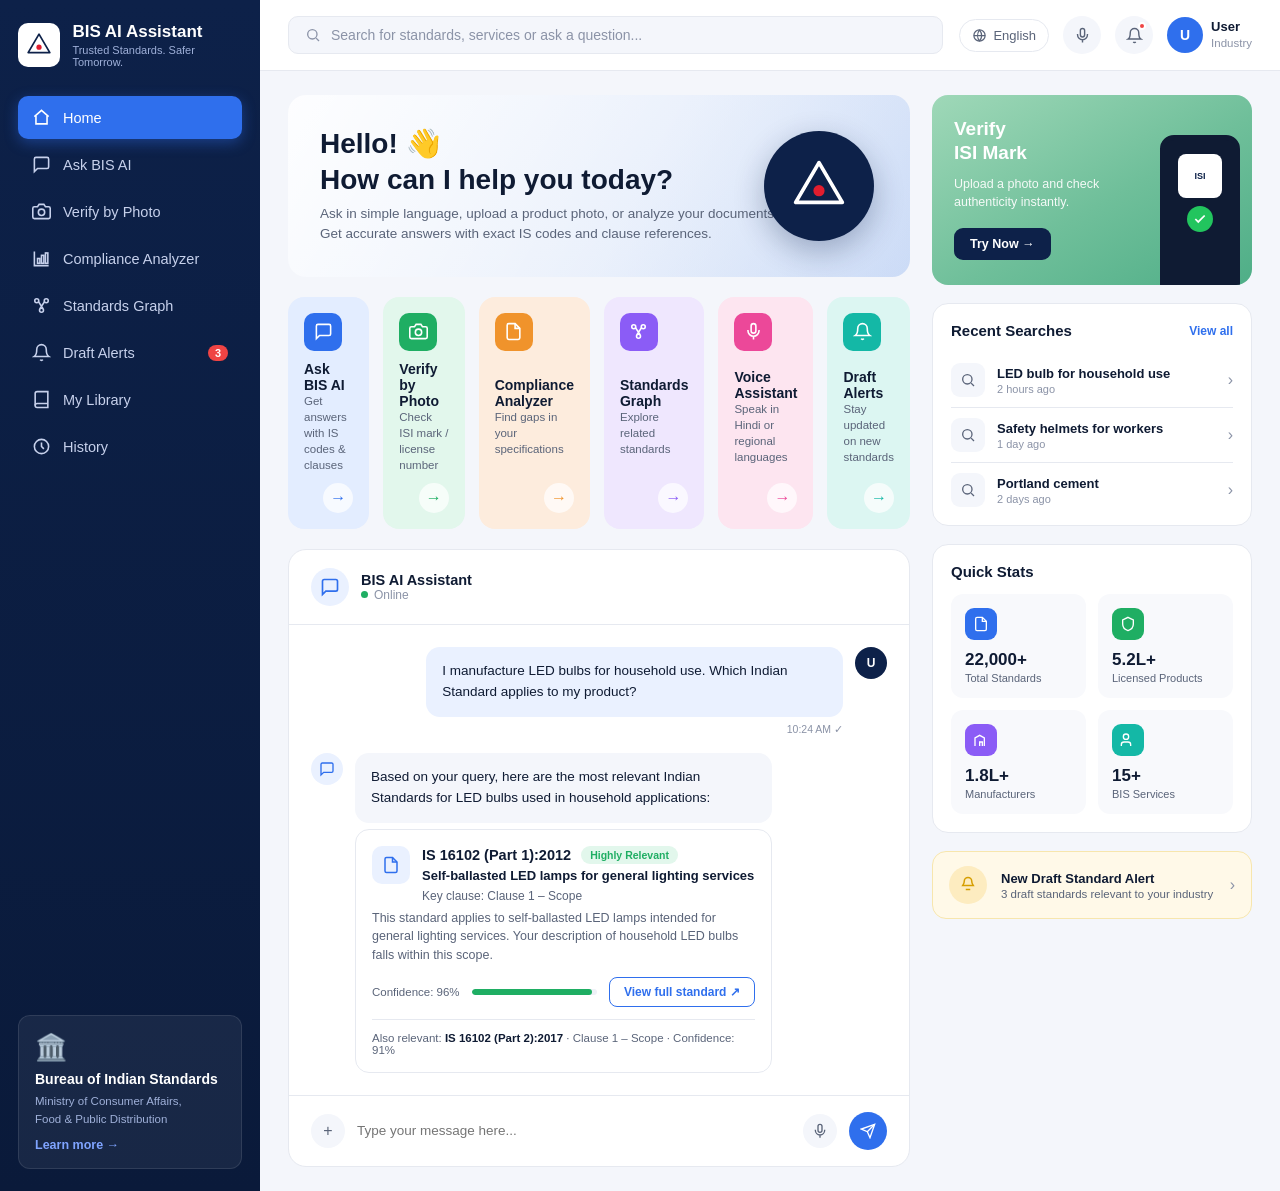
<file: index.html>
<!DOCTYPE html>
<html lang="en">
<head>
<meta charset="UTF-8">
<title>BIS AI Assistant</title>

<style>
  :root{
    --navy:#0d2149;
    --navy-light:#122a5c;
    --blue:#2f6fed;
    --blue-light:#eaf1ff;
    --green:#1fae63;
    --orange:#f0932b;
    --purple:#8b5cf6;
    --pink:#ec4899;
    --teal:#14b8a6;
    --text-dark:#0f1b33;
    --text-mid:#5a6479;
    --text-light:#8b93a7;
    --border:#e6e9f0;
    --bg:#f4f6fb;
    --radius:14px;
  }

  *{
    box-sizing:border-box;
    margin:0;
    padding:0;
  }

  body{
    font-family:"Segoe UI",Roboto,Helvetica,Arial,sans-serif;
    background:var(--bg);
    color:var(--text-dark);
    display:flex;
    min-height:100vh;
  }

  a{
    text-decoration:none;
    color:inherit;
  }

  /* ---------- SIDEBAR ---------- */

  .sidebar{
    width:260px;
    background:linear-gradient(180deg,var(--navy) 0%, #0a1a3a 100%);
    color:#fff;
    display:flex;
    flex-direction:column;
    padding:22px 18px;
    flex-shrink:0;
    position:relative;
    overflow:hidden;
  }

  .brand{
    display:flex;
    align-items:center;
    gap:12px;
    margin-bottom:28px;
  }

  .brand-icon{
    width:44px;
    height:44px;
    border-radius:10px;
    background:#fff;
    display:flex;
    align-items:center;
    justify-content:center;
  }

  .brand-icon svg{
    width:26px;
    height:26px;
  }

  .brand-name{
    font-size:17px;
    font-weight:700;
    line-height:1.2;
  }

  .brand-tag{
    font-size:11px;
    color:#9fb0d9;
    margin-top:2px;
  }

  nav.main-nav{
    display:flex;
    flex-direction:column;
    gap:4px;
  }

  .nav-item{
    display:flex;
    align-items:center;
    gap:12px;
    padding:12px 14px;
    border-radius:10px;
    font-size:14.5px;
    font-weight:500;
    color:#c7d1ec;
    cursor:pointer;
  }

  .nav-item:hover{
    background:rgba(255,255,255,.08);
  }

  .nav-item svg{
    width:19px;
    height:19px;
    flex-shrink:0;
  }

  .nav-item.active{
    background:var(--blue);
    color:#fff;
    box-shadow:0 4px 14px rgba(47,111,237,.4);
  }

  .nav-item .badge{
    margin-left:auto;
    background:#ef4444;
    color:#fff;
    font-size:11px;
    font-weight:700;
    padding:2px 7px;
    border-radius:20px;
  }

  .sidebar-footer{
    margin-top:auto;
    padding-top:18px;
  }

  .bis-card{
    background:rgba(255,255,255,.06);
    border:1px solid rgba(255,255,255,.1);
    border-radius:12px;
    padding:16px;
    text-align:left;
  }

  .bis-card .emblem{
    font-size:26px;
    margin-bottom:8px;
    opacity:.9;
  }

  .bis-card h4{
    font-size:14px;
    margin-bottom:6px;
  }

  .bis-card p{
    font-size:11.5px;
    color:#9fb0d9;
    line-height:1.5;
    margin-bottom:10px;
  }

  .bis-card .learn{
    font-size:12.5px;
    font-weight:600;
    color:#7fa4ff;
  }

  /* ---------- MAIN ---------- */

  .main{
    flex:1;
    display:flex;
    flex-direction:column;
    min-width:0;
  }

  header{
    display:flex;
    align-items:center;
    gap:16px;
    padding:16px 28px;
    background:#fff;
    border-bottom:1px solid var(--border);
  }

  .search-box{
    flex:1;
    display:flex;
    align-items:center;
    gap:10px;
    background:#f4f6fb;
    border:1px solid var(--border);
    border-radius:10px;
    padding:10px 16px;
    color:var(--text-light);
    font-size:14px;
  }

  .search-box svg{
    width:16px;
    height:16px;
    flex-shrink:0;
  }

  .header-right{
    display:flex;
    align-items:center;
    gap:14px;
  }

  .lang-pill{
    display:flex;
    align-items:center;
    gap:6px;
    border:1px solid var(--border);
    padding:8px 12px;
    border-radius:20px;
    font-size:13px;
    color:var(--text-mid);
  }

  .icon-btn{
    width:38px;
    height:38px;
    border-radius:50%;
    display:flex;
    align-items:center;
    justify-content:center;
    background:#f4f6fb;
    position:relative;
    color:var(--text-mid);
  }

  .icon-btn .dot{
    position:absolute;
    top:6px;
    right:7px;
    width:8px;
    height:8px;
    background:#ef4444;
    border-radius:50%;
    border:2px solid #fff;
  }

  .user-chip{
    display:flex;
    align-items:center;
    gap:8px;
  }

  .user-avatar{
    width:36px;
    height:36px;
    border-radius:50%;
    background:var(--blue);
    color:#fff;
    display:flex;
    align-items:center;
    justify-content:center;
    font-weight:700;
    font-size:14px;
  }

  .user-meta{
    font-size:13px;
    line-height:1.3;
  }

  .user-meta .name{
    font-weight:700;
  }

  .user-meta .role{
    color:var(--text-light);
    font-size:11.5px;
  }

  .content{
    flex:1;
    display:grid;
    grid-template-columns:1fr 320px;
    gap:22px;
    padding:24px 28px;
    align-items:start;
  }

  .col-main{
    display:flex;
    flex-direction:column;
    gap:20px;
    min-width:0;
  }

  /* ---------- HERO ---------- */

  .hero{
    position:relative;
    border-radius:18px;
    overflow:hidden;
    padding:32px;
    min-height:150px;

    background:
      linear-gradient(
        120deg,
        rgba(255,255,255,.94) 0%,
        rgba(255,255,255,.55) 55%,
        rgba(210,225,250,.25) 100%
      ),
      linear-gradient(135deg,#dfe9fb,#c9d9f5);
  }

  .hero-emblem{
    position:absolute;
    right:36px;
    top:50%;
    transform:translateY(-50%);
    width:110px;
    height:110px;
    border-radius:50%;
    background:#0d2149;
    display:flex;
    align-items:center;
    justify-content:center;
    box-shadow:0 10px 30px rgba(13,33,73,.3);
  }

  .hero-emblem svg{
    width:56px;
    height:56px;
  }

  .hero h1{
    font-size:28px;
    font-weight:700;
    margin-bottom:4px;
  }

  .hero p{
    font-size:13.5px;
    color:var(--text-mid);
    max-width:480px;
    line-height:1.5;
    margin-top:8px;
  }

  /* ---------- ACTION CARDS ---------- */

  .action-grid{
    display:grid;
    grid-template-columns:repeat(6,1fr);
    gap:14px;
  }

  .action-card{
    border-radius:16px;
    padding:16px;
    display:flex;
    flex-direction:column;
    gap:10px;
    min-height:150px;
    justify-content:space-between;
  }

  .action-card .a-icon{
    width:38px;
    height:38px;
    border-radius:10px;
    display:flex;
    align-items:center;
    justify-content:center;
  }

  .action-card .a-icon svg{
    width:19px;
    height:19px;
    color:#fff;
  }

  .action-card h3{
    font-size:14px;
    font-weight:700;
  }

  .action-card p{
    font-size:11.5px;
    color:var(--text-mid);
    line-height:1.4;
  }

  .a-arrow{
    width:30px;
    height:30px;
    border-radius:50%;
    background:rgba(255,255,255,.7);
    display:flex;
    align-items:center;
    justify-content:center;
    align-self:flex-end;
  }

  .ac-blue{
    background:#e3edff;
  }

  .ac-blue .a-icon{
    background:var(--blue);
  }

  .ac-blue .a-arrow{
    color:var(--blue);
  }

  .ac-green{
    background:#e2f7ec;
  }

  .ac-green .a-icon{
    background:var(--green);
  }

  .ac-green .a-arrow{
    color:var(--green);
  }

  .ac-orange{
    background:#fdecdd;
  }

  .ac-orange .a-icon{
    background:var(--orange);
  }

  .ac-orange .a-arrow{
    color:var(--orange);
  }

  .ac-purple{
    background:#efe7fe;
  }

  .ac-purple .a-icon{
    background:var(--purple);
  }

  .ac-purple .a-arrow{
    color:var(--purple);
  }

  .ac-pink{
    background:#fde5f0;
  }

  .ac-pink .a-icon{
    background:var(--pink);
  }

  .ac-pink .a-arrow{
    color:var(--pink);
  }

  .ac-teal{
    background:#dcf6f2;
  }

  .ac-teal .a-icon{
    background:var(--teal);
  }

  .ac-teal .a-arrow{
    color:var(--teal);
  }

  /* ---------- CHAT ---------- */

  .chat-panel{
    background:#fff;
    border:1px solid var(--border);
    border-radius:18px;
    display:flex;
    flex-direction:column;
    overflow:hidden;
  }

  .chat-header{
    display:flex;
    align-items:center;
    gap:12px;
    padding:18px 22px;
    border-bottom:1px solid var(--border);
  }

  .chat-avatar{
    width:38px;
    height:38px;
    border-radius:50%;
    background:var(--blue-light);
    display:flex;
    align-items:center;
    justify-content:center;
  }

  .chat-avatar svg{
    width:20px;
    height:20px;
    color:var(--blue);
  }

  .chat-title{
    font-size:14.5px;
    font-weight:700;
  }

  .chat-status{
    display:flex;
    align-items:center;
    gap:6px;
    font-size:12px;
    color:var(--text-light);
  }

  .chat-status .dot{
    width:7px;
    height:7px;
    background:var(--green);
    border-radius:50%;
  }

  .chat-body{
    padding:22px;
    display:flex;
    flex-direction:column;
    gap:18px;
  }

  .msg-row{
    display:flex;
    gap:12px;
    max-width:80%;
  }

  .msg-row.user{
    align-self:flex-end;
    flex-direction:row-reverse;
  }

  .msg-avatar{
    width:32px;
    height:32px;
    border-radius:50%;
    flex-shrink:0;
    display:flex;
    align-items:center;
    justify-content:center;
    font-size:12px;
    font-weight:700;
    color:#fff;
  }

  .msg-avatar.bot{
    background:var(--blue-light);
    color:var(--blue);
  }

  .msg-avatar.user{
    background:var(--navy);
  }

  .bubble{
    background:#f4f6fb;
    border-radius:14px;
    padding:14px 16px;
    font-size:13.5px;
    line-height:1.55;
    color:var(--text-dark);
  }

  .msg-row.user .bubble{
    background:var(--blue-light);
  }

  .timestamp{
    font-size:10.5px;
    color:var(--text-light);
    margin-top:6px;
    text-align:right;
  }

  .result-card{
    background:#fff;
    border:1px solid var(--border);
    border-radius:14px;
    padding:16px;
    margin-top:6px;
  }

  .result-top{
    display:flex;
    gap:12px;
    align-items:flex-start;
  }

  .result-icon{
    width:38px;
    height:38px;
    border-radius:10px;
    background:var(--blue-light);
    flex-shrink:0;
    display:flex;
    align-items:center;
    justify-content:center;
  }

  .result-icon svg{
    width:18px;
    height:18px;
    color:var(--blue);
  }

  .result-title-row{
    display:flex;
    align-items:center;
    gap:10px;
    flex-wrap:wrap;
  }

  .result-title-row h4{
    font-size:14.5px;
    font-weight:700;
  }

  .tag-relevant{
    background:#e2f7ec;
    color:var(--green);
    font-size:10.5px;
    font-weight:700;
    padding:3px 9px;
    border-radius:20px;
  }

  .result-sub{
    font-size:13px;
    font-weight:600;
    margin:4px 0 6px;
  }

  .result-clause{
    font-size:12px;
    color:var(--text-mid);
    margin-bottom:6px;
  }

  .result-desc{
    font-size:12.5px;
    color:var(--text-mid);
    line-height:1.5;
    margin-bottom:12px;
  }

  .confidence-row{
    display:flex;
    align-items:center;
    gap:12px;
    margin-bottom:12px;
  }

  .confidence-label{
    font-size:11.5px;
    color:var(--text-mid);
    white-space:nowrap;
  }

  .bar-track{
    flex:1;
    height:6px;
    background:#eef1f7;
    border-radius:10px;
    overflow:hidden;
  }

  .bar-fill{
    height:100%;
    background:var(--green);
    border-radius:10px;
    width:96%;
  }

  .view-btn{
    border:1px solid var(--blue);
    color:var(--blue);
    background:#fff;
    font-size:12px;
    font-weight:600;
    padding:7px 14px;
    border-radius:8px;
    display:inline-flex;
    align-items:center;
    gap:6px;
  }

  .also-relevant{
    font-size:11.5px;
    color:var(--text-mid);
    margin-top:12px;
    padding-top:12px;
    border-top:1px solid var(--border);
  }

  .also-relevant b{
    color:var(--text-dark);
  }

  .chat-input-bar{
    display:flex;
    align-items:center;
    gap:12px;
    padding:16px 22px;
    border-top:1px solid var(--border);
  }

  .chat-input-bar input{
    flex:1;
    border:none;
    outline:none;
    font-size:13.5px;
    color:var(--text-dark);
    background:transparent;
  }

  .plus-btn,
  .mic-btn{
    width:34px;
    height:34px;
    border-radius:50%;
    background:#f4f6fb;
    display:flex;
    align-items:center;
    justify-content:center;
    color:var(--text-mid);
    flex-shrink:0;
  }

  .send-btn{
    width:38px;
    height:38px;
    border-radius:50%;
    background:var(--blue);
    display:flex;
    align-items:center;
    justify-content:center;
    color:#fff;
    flex-shrink:0;
  }

  /* ---------- RIGHT COLUMN ---------- */

  .col-right{
    display:flex;
    flex-direction:column;
    gap:18px;
  }

  .card{
    background:#fff;
    border:1px solid var(--border);
    border-radius:16px;
    padding:18px;
  }

  .isi-card{
    background:linear-gradient(
      150deg,
      #9fd8b8 0%,
      #6fbf9a 55%,
      #4fae87 100%
    );
    color:#fff;
    border-radius:16px;
    padding:22px;
    position:relative;
    overflow:hidden;
    min-height:190px;
  }

  .isi-card h3{
    font-size:19px;
    line-height:1.25;
    margin-bottom:10px;
  }

  .isi-card p{
    font-size:12.5px;
    line-height:1.5;
    opacity:.92;
    max-width:65%;
    margin-bottom:16px;
  }

  .isi-btn{
    background:#0d2149;
    color:#fff;
    border:none;
    font-size:12.5px;
    font-weight:700;
    padding:9px 16px;
    border-radius:9px;
    display:inline-flex;
    align-items:center;
    gap:6px;
  }

  .isi-phone{
    position:absolute;
    right:12px;
    bottom:0;
    width:80px;
    height:150px;
    background:#0f1b33;
    border-radius:14px 14px 0 0;
    border:5px solid #0f1b33;
    display:flex;
    flex-direction:column;
    align-items:center;
    justify-content:flex-start;
    padding-top:14px;
  }

  .isi-phone .isi-badge{
    width:44px;
    height:44px;
    border-radius:8px;
    background:#fff;
    color:#0d2149;
    font-size:9px;
    display:flex;
    align-items:center;
    justify-content:center;
    font-weight:800;
    margin-bottom:8px;
  }

  .isi-phone .check{
    width:26px;
    height:26px;
    border-radius:50%;
    background:#22c55e;
    display:flex;
    align-items:center;
    justify-content:center;
  }

  .isi-phone .check svg{
    width:14px;
    height:14px;
    color:#fff;
  }

  .card-head{
    display:flex;
    align-items:center;
    justify-content:space-between;
    margin-bottom:14px;
  }

  .card-head h3{
    font-size:15px;
    font-weight:700;
  }

  .view-all{
    font-size:12px;
    color:var(--blue);
    font-weight:600;
  }

  .search-item{
    display:flex;
    align-items:center;
    gap:12px;
    padding:10px 0;
    border-bottom:1px solid var(--border);
  }

  .search-item:last-child{
    border-bottom:none;
    padding-bottom:0;
  }

  .search-item .s-icon{
    width:34px;
    height:34px;
    border-radius:9px;
    background:#f4f6fb;
    display:flex;
    align-items:center;
    justify-content:center;
    color:var(--text-mid);
    flex-shrink:0;
  }

  .search-item .s-icon svg{
    width:16px;
    height:16px;
  }

  .search-item .s-text{
    flex:1;
    font-size:13px;
    font-weight:600;
  }

  .search-item .s-time{
    font-size:11px;
    color:var(--text-light);
    font-weight:400;
    margin-top:2px;
  }

  .search-item .chev{
    color:var(--text-light);
  }

  .stats-grid{
    display:grid;
    grid-template-columns:1fr 1fr;
    gap:12px;
  }

  .stat-box{
    background:#f8f9fc;
    border-radius:12px;
    padding:14px;
  }

  .stat-box .s-icon-round{
    width:32px;
    height:32px;
    border-radius:9px;
    display:flex;
    align-items:center;
    justify-content:center;
    margin-bottom:10px;
  }

  .stat-box .s-icon-round svg{
    width:16px;
    height:16px;
    color:#fff;
  }

  .stat-box .num{
    font-size:17px;
    font-weight:800;
  }

  .stat-box .lbl{
    font-size:11px;
    color:var(--text-mid);
    margin-top:2px;
  }

  .si-blue{
    background:var(--blue);
  }

  .si-green{
    background:var(--green);
  }

  .si-purple{
    background:var(--purple);
  }

  .si-teal{
    background:var(--teal);
  }

  .alert-card{
    display:flex;
    align-items:center;
    gap:14px;
    background:#fff9e8;
    border:1px solid #f7e6ad;
    border-radius:14px;
    padding:14px 16px;
  }

  .alert-card .a-ico{
    width:38px;
    height:38px;
    border-radius:50%;
    background:#fdecc0;
    display:flex;
    align-items:center;
    justify-content:center;
    flex-shrink:0;
  }

  .alert-card .a-ico svg{
    width:18px;
    height:18px;
    color:#d69e00;
  }

  .alert-card .a-txt h4{
    font-size:13px;
    font-weight:700;
  }

  .alert-card .a-txt p{
    font-size:11.5px;
    color:var(--text-mid);
    margin-top:2px;
  }

  .alert-card .chev{
    margin-left:auto;
    color:var(--text-light);
  }
</style>
</head>

<body>

<!-- ================= SIDEBAR ================= -->

<aside class="sidebar">

  <div class="brand">

    <div class="brand-icon">
      <svg viewBox="0 0 24 24" fill="none">
        <path
          d="M12 2L2 19h20L12 2z"
          stroke="#0d2149"
          stroke-width="1.6"
          stroke-linejoin="round"
        />
        <circle
          cx="12"
          cy="14"
          r="2.4"
          fill="#e11d2e"
        />
      </svg>
    </div>

    <div>
      <div class="brand-name">
        BIS AI Assistant
      </div>

      <div class="brand-tag">
        Trusted Standards. Safer Tomorrow.
      </div>
    </div>

  </div>


  <nav class="main-nav">

    <!-- HOME -->

    <a href="index.html" class="nav-item active">

      <svg
        viewBox="0 0 24 24"
        fill="none"
        stroke="currentColor"
        stroke-width="2"
      >
        <path d="M3 11l9-8 9 8"/>
        <path d="M5 10v10h14V10"/>
      </svg>

      Home

    </a>


    <!-- ASK BIS AI -->

    <a href="ask-bis-ai.html" class="nav-item">

      <svg
        viewBox="0 0 24 24"
        fill="none"
        stroke="currentColor"
        stroke-width="2"
      >
        <path
          d="M21 15a2 2 0 0 1-2 2H7l-4 4V5a2 2 0 0 1 2-2h14a2 2 0 0 1 2 2z"
        />
      </svg>

      Ask BIS AI

    </a>


    <!-- VERIFY PHOTO -->

    <a href="verify-photo.html" class="nav-item">

      <svg
        viewBox="0 0 24 24"
        fill="none"
        stroke="currentColor"
        stroke-width="2"
      >
        <path
          d="M23 19a2 2 0 0 1-2 2H3a2 2 0 0 1-2-2V8a2 2 0 0 1 2-2h4l2-3h6l2 3h4a2 2 0 0 1 2 2z"
        />

        <circle
          cx="12"
          cy="13"
          r="4"
        />
      </svg>

      Verify by Photo

    </a>


    <!-- COMPLIANCE -->

    <a href="compliance.html" class="nav-item">

      <svg
        viewBox="0 0 24 24"
        fill="none"
        stroke="currentColor"
        stroke-width="2"
      >
        <path d="M3 3v18h18"/>

        <rect
          x="7"
          y="12"
          width="3"
          height="6"
        />

        <rect
          x="12"
          y="8"
          width="3"
          height="10"
        />

        <rect
          x="17"
          y="5"
          width="3"
          height="13"
        />
      </svg>

      Compliance Analyzer

    </a>


    <!-- STANDARDS GRAPH -->

    <a href="standards-graph.html" class="nav-item">

      <svg
        viewBox="0 0 24 24"
        fill="none"
        stroke="currentColor"
        stroke-width="2"
      >
        <circle
          cx="6"
          cy="6"
          r="2.5"
        />

        <circle
          cx="18"
          cy="6"
          r="2.5"
        />

        <circle
          cx="12"
          cy="18"
          r="2.5"
        />

        <path d="M8 7l6 9M16 7l-6 9"/>
      </svg>

      Standards Graph

    </a>


    <!-- DRAFT ALERTS -->

    <a href="draft-alerts.html" class="nav-item">

      <svg
        viewBox="0 0 24 24"
        fill="none"
        stroke="currentColor"
        stroke-width="2"
      >
        <path
          d="M18 8a6 6 0 0 0-12 0c0 7-3 9-3 9h18s-3-2-3-9"
        />

        <path
          d="M13.7 21a2 2 0 0 1-3.4 0"
        />
      </svg>

      Draft Alerts

      <span class="badge">
        3
      </span>

    </a>


    <!-- LIBRARY -->

    <a href="library.html" class="nav-item">

      <svg
        viewBox="0 0 24 24"
        fill="none"
        stroke="currentColor"
        stroke-width="2"
      >
        <path
          d="M4 19.5A2.5 2.5 0 0 1 6.5 17H20"
        />

        <path
          d="M6.5 2H20v20H6.5A2.5 2.5 0 0 1 4 19.5v-15A2.5 2.5 0 0 1 6.5 2z"
        />
      </svg>

      My Library

    </a>


    <!-- HISTORY -->

    <a href="history.html" class="nav-item">

      <svg
        viewBox="0 0 24 24"
        fill="none"
        stroke="currentColor"
        stroke-width="2"
      >
        <circle
          cx="12"
          cy="12"
          r="9"
        />

        <path
          d="M12 7v5l3 3"
        />
      </svg>

      History

    </a>

  </nav>


  <div class="sidebar-footer">

    <div class="bis-card">

      <div class="emblem">
        🏛️
      </div>

      <h4>
        Bureau of Indian Standards
      </h4>

      <p>
        Ministry of Consumer Affairs,<br>
        Food &amp; Public Distribution
      </p>

      <div class="learn">
        Learn more →
      </div>

    </div>

  </div>

</aside>


<!-- ================= MAIN ================= -->

<div class="main">

  <header>

    <div class="search-box">

      <svg
        viewBox="0 0 24 24"
        fill="none"
        stroke="currentColor"
        stroke-width="2"
      >
        <circle
          cx="11"
          cy="11"
          r="7"
        />

        <path
          d="M21 21l-4.3-4.3"
        />
      </svg>

      Search for standards, services or ask a question...

    </div>


    <div class="header-right">

      <div class="lang-pill">

        <svg
          viewBox="0 0 24 24"
          fill="none"
          stroke="currentColor"
          stroke-width="2"
          width="15"
          height="15"
        >
          <circle
            cx="12"
            cy="12"
            r="9"
          />

          <path
            d="M3 12h18M12 3a15 15 0 0 1 0 18M12 3a15 15 0 0 0 0 18"
          />
        </svg>

        English

      </div>


      <div class="icon-btn">

        <svg
          viewBox="0 0 24 24"
          fill="none"
          stroke="currentColor"
          stroke-width="2"
          width="17"
          height="17"
        >
          <path
            d="M12 2a3 3 0 0 0-3 3v6a3 3 0 0 0 6 0V5a3 3 0 0 0-3-3z"
          />

          <path
            d="M19 10v1a7 7 0 0 1-14 0v-1M12 18v4"
          />
        </svg>

      </div>


      <div class="icon-btn">

        <svg
          viewBox="0 0 24 24"
          fill="none"
          stroke="currentColor"
          stroke-width="2"
          width="17"
          height="17"
        >
          <path
            d="M18 8a6 6 0 0 0-12 0c0 7-3 9-3 9h18s-3-2-3-9"
          />

          <path
            d="M13.7 21a2 2 0 0 1-3.4 0"
          />
        </svg>

        <div class="dot"></div>

      </div>


      <div class="user-chip">

        <div class="user-avatar">
          U
        </div>

        <div class="user-meta">

          <div class="name">
            User
          </div>

          <div class="role">
            Industry
          </div>

        </div>

      </div>

    </div>

  </header>


  <div class="content">

    <!-- ===== LEFT / CENTER COLUMN ===== -->

    <div class="col-main">


      <div class="hero">

        <h1>
          Hello! 👋
        </h1>

        <h1>
          How can I help you today?
        </h1>

        <p>
          Ask in simple language, upload a product photo,
          or analyze your documents. Get accurate answers
          with exact IS codes and clause references.
        </p>


        <div class="hero-emblem">

          <svg
            viewBox="0 0 24 24"
            fill="none"
          >

            <path
              d="M12 2L2 19h20L12 2z"
              stroke="#fff"
              stroke-width="1.6"
              stroke-linejoin="round"
            />

            <circle
              cx="12"
              cy="14"
              r="2.4"
              fill="#e11d2e"
            />

          </svg>

        </div>

      </div>


      <div class="action-grid">


        <div class="action-card ac-blue">

          <div class="a-icon">

            <svg
              viewBox="0 0 24 24"
              fill="none"
              stroke="#fff"
              stroke-width="2"
            >
              <path
                d="M21 15a2 2 0 0 1-2 2H7l-4 4V5a2 2 0 0 1 2-2h14a2 2 0 0 1 2 2z"
              />
            </svg>

          </div>

          <div>

            <h3>
              Ask BIS AI
            </h3>

            <p>
              Get answers with IS codes &amp; clauses
            </p>

          </div>

          <div class="a-arrow">
            →
          </div>

        </div>


        <div class="action-card ac-green">

          <div class="a-icon">

            <svg
              viewBox="0 0 24 24"
              fill="none"
              stroke="#fff"
              stroke-width="2"
            >
              <path
                d="M23 19a2 2 0 0 1-2 2H3a2 2 0 0 1-2-2V8a2 2 0 0 1 2-2h4l2-3h6l2 3h4a2 2 0 0 1 2 2z"
              />

              <circle
                cx="12"
                cy="13"
                r="4"
              />
            </svg>

          </div>

          <div>

            <h3>
              Verify by Photo
            </h3>

            <p>
              Check ISI mark / license number
            </p>

          </div>

          <div class="a-arrow">
            →
          </div>

        </div>


        <div class="action-card ac-orange">

          <div class="a-icon">

            <svg
              viewBox="0 0 24 24"
              fill="none"
              stroke="#fff"
              stroke-width="2"
            >
              <path
                d="M14 2H6a2 2 0 0 0-2 2v16a2 2 0 0 0 2 2h12a2 2 0 0 0 2-2V8z"
              />

              <path
                d="M14 2v6h6"
              />
            </svg>

          </div>

          <div>

            <h3>
              Compliance Analyzer
            </h3>

            <p>
              Find gaps in your specifications
            </p>

          </div>

          <div class="a-arrow">
            →
          </div>

        </div>


        <div class="action-card ac-purple">

          <div class="a-icon">

            <svg
              viewBox="0 0 24 24"
              fill="none"
              stroke="#fff"
              stroke-width="2"
            >
              <circle
                cx="6"
                cy="6"
                r="2.5"
              />

              <circle
                cx="18"
                cy="6"
                r="2.5"
              />

              <circle
                cx="12"
                cy="18"
                r="2.5"
              />

              <path
                d="M8 7l6 9M16 7l-6 9"
              />

            </svg>

          </div>

          <div>

            <h3>
              Standards Graph
            </h3>

            <p>
              Explore related standards
            </p>

          </div>

          <div class="a-arrow">
            →
          </div>

        </div>


        <div class="action-card ac-pink">

          <div class="a-icon">

            <svg
              viewBox="0 0 24 24"
              fill="none"
              stroke="#fff"
              stroke-width="2"
            >
              <path
                d="M12 2a3 3 0 0 0-3 3v6a3 3 0 0 0 6 0V5a3 3 0 0 0-3-3z"
              />

              <path
                d="M19 10v1a7 7 0 0 1-14 0v-1M12 18v4"
              />

            </svg>

          </div>

          <div>

            <h3>
              Voice Assistant
            </h3>

            <p>
              Speak in Hindi or regional languages
            </p>

          </div>

          <div class="a-arrow">
            →
          </div>

        </div>


        <div class="action-card ac-teal">

          <div class="a-icon">

            <svg
              viewBox="0 0 24 24"
              fill="none"
              stroke="#fff"
              stroke-width="2"
            >

              <path
                d="M18 8a6 6 0 0 0-12 0c0 7-3 9-3 9h18s-3-2-3-9"
              />

              <path
                d="M13.7 21a2 2 0 0 1-3.4 0"
              />

            </svg>

          </div>

          <div>

            <h3>
              Draft Alerts
            </h3>

            <p>
              Stay updated on new standards
            </p>

          </div>

          <div class="a-arrow">
            →
          </div>

        </div>

      </div>


      <!-- ================= CHAT PANEL ================= -->

      <div class="chat-panel">


        <div class="chat-header">

          <div class="chat-avatar">

            <svg
              viewBox="0 0 24 24"
              fill="none"
              stroke="#2f6fed"
              stroke-width="2"
            >
              <path
                d="M21 15a2 2 0 0 1-2 2H7l-4 4V5a2 2 0 0 1 2-2h14a2 2 0 0 1 2 2z"
              />
            </svg>

          </div>

          <div>

            <div class="chat-title">
              BIS AI Assistant
            </div>

            <div class="chat-status">

              <span class="dot"></span>

              Online

            </div>

          </div>

        </div>


        <div class="chat-body">


          <div class="msg-row user">

            <div class="msg-avatar user">
              U
            </div>

            <div>

              <div class="bubble">
                I manufacture LED bulbs for household use.
                Which Indian Standard applies to my product?
              </div>

              <div class="timestamp">
                10:24 AM ✓
              </div>

            </div>

          </div>


          <div class="msg-row bot">

            <div class="msg-avatar bot">

              <svg
                viewBox="0 0 24 24"
                width="16"
                height="16"
                fill="none"
                stroke="#2f6fed"
                stroke-width="2"
              >
                <path
                  d="M21 15a2 2 0 0 1-2 2H7l-4 4V5a2 2 0 0 1 2-2h14a2 2 0 0 1 2 2z"
                />
              </svg>

            </div>


            <div style="width:100%;">

              <div class="bubble">
                Based on your query, here are the most relevant
                Indian Standards for LED bulbs used in household
                applications:
              </div>


              <div class="result-card">


                <div class="result-top">

                  <div class="result-icon">

                    <svg
                      viewBox="0 0 24 24"
                      fill="none"
                      stroke="#2f6fed"
                      stroke-width="2"
                    >

                      <path
                        d="M14 2H6a2 2 0 0 0-2 2v16a2 2 0 0 0 2 2h12a2 2 0 0 0 2-2V8z"
                      />

                      <path
                        d="M14 2v6h6"
                      />

                    </svg>

                  </div>


                  <div>

                    <div class="result-title-row">

                      <h4>
                        IS 16102 (Part 1):2012
                      </h4>

                      <span class="tag-relevant">
                        Highly Relevant
                      </span>

                    </div>


                    <div class="result-sub">
                      Self-ballasted LED lamps for general lighting services
                    </div>


                    <div class="result-clause">
                      Key clause: Clause 1 – Scope
                    </div>

                  </div>

                </div>


                <div class="result-desc">
                  This standard applies to self-ballasted LED lamps
                  intended for general lighting services. Your
                  description of household LED bulbs falls within
                  this scope.
                </div>


                <div class="confidence-row">

                  <span class="confidence-label">
                    Confidence: 96%
                  </span>

                  <div class="bar-track">

                    <div class="bar-fill"></div>

                  </div>

                  <button class="view-btn">
                    View full standard ↗
                  </button>

                </div>


                <div class="also-relevant">
                  Also relevant:
                  <b>IS 16102 (Part 2):2017</b>
                  · Clause 1 – Scope · Confidence: 91%
                </div>

              </div>

            </div>

          </div>

        </div>


        <div class="chat-input-bar">

          <div class="plus-btn">
            +
          </div>

          <input
            type="text"
            placeholder="Type your message here..."
          >

          <div class="mic-btn">

            <svg
              viewBox="0 0 24 24"
              width="16"
              height="16"
              fill="none"
              stroke="currentColor"
              stroke-width="2"
            >

              <path
                d="M12 2a3 3 0 0 0-3 3v6a3 3 0 0 0 6 0V5a3 3 0 0 0-3-3z"
              />

              <path
                d="M19 10v1a7 7 0 0 1-14 0v-1M12 18v4"
              />

            </svg>

          </div>


          <div class="send-btn">

            <svg
              viewBox="0 0 24 24"
              width="16"
              height="16"
              fill="none"
              stroke="#fff"
              stroke-width="2"
            >

              <path d="M22 2L11 13"/>
              <path d="M22 2l-7 20-4-9-9-4z"/>

            </svg>

          </div>

        </div>

      </div>

    </div>


    <!-- ================= RIGHT COLUMN ================= -->

    <div class="col-right">


      <div class="isi-card">

        <h3>
          Verify<br>
          ISI Mark
        </h3>

        <p>
          Upload a photo and check authenticity instantly.
        </p>

        <button class="isi-btn">
          Try Now →
        </button>


        <div class="isi-phone">

          <div class="isi-badge">
            ISI
          </div>

          <div class="check">

            <svg
              viewBox="0 0 24 24"
              fill="none"
              stroke="#fff"
              stroke-width="3"
            >
              <path d="M20 6L9 17l-5-5"/>
            </svg>

          </div>

        </div>

      </div>


      <div class="card">

        <div class="card-head">

          <h3>
            Recent Searches
          </h3>

          <span class="view-all">
            View all
          </span>

        </div>


        <div class="search-item">

          <div class="s-icon">

            <svg
              viewBox="0 0 24 24"
              fill="none"
              stroke="currentColor"
              stroke-width="2"
            >

              <circle
                cx="11"
                cy="11"
                r="7"
              />

              <path
                d="M21 21l-4.3-4.3"
              />

            </svg>

          </div>

          <div class="s-text">

            LED bulb for household use

            <div class="s-time">
              2 hours ago
            </div>

          </div>

          <div class="chev">
            ›
          </div>

        </div>


        <div class="search-item">

          <div class="s-icon">

            <svg
              viewBox="0 0 24 24"
              fill="none"
              stroke="currentColor"
              stroke-width="2"
            >

              <circle
                cx="11"
                cy="11"
                r="7"
              />

              <path
                d="M21 21l-4.3-4.3"
              />

            </svg>

          </div>

          <div class="s-text">

            Safety helmets for workers

            <div class="s-time">
              1 day ago
            </div>

          </div>

          <div class="chev">
            ›
          </div>

        </div>


        <div class="search-item">

          <div class="s-icon">

            <svg
              viewBox="0 0 24 24"
              fill="none"
              stroke="currentColor"
              stroke-width="2"
            >

              <circle
                cx="11"
                cy="11"
                r="7"
              />

              <path
                d="M21 21l-4.3-4.3"
              />

            </svg>

          </div>

          <div class="s-text">

            Portland cement

            <div class="s-time">
              2 days ago
            </div>

          </div>

          <div class="chev">
            ›
          </div>

        </div>

      </div>


      <div class="card">

        <div class="card-head">

          <h3>
            Quick Stats
          </h3>

        </div>


        <div class="stats-grid">


          <div class="stat-box">

            <div class="s-icon-round si-blue">

              <svg
                viewBox="0 0 24 24"
                fill="none"
                stroke="#fff"
                stroke-width="2"
              >

                <path
                  d="M14 2H6a2 2 0 0 0-2 2v16a2 2 0 0 0 2 2h12a2 2 0 0 0 2-2V8z"
                />

                <path
                  d="M14 2v6h6"
                />

              </svg>

            </div>

            <div class="num">
              22,000+
            </div>

            <div class="lbl">
              Total Standards
            </div>

          </div>


          <div class="stat-box">

            <div class="s-icon-round si-green">

              <svg
                viewBox="0 0 24 24"
                fill="none"
                stroke="#fff"
                stroke-width="2"
              >

                <path
                  d="M12 2l8 4v6c0 5-3.5 8.5-8 10-4.5-1.5-8-5-8-10V6z"
                />

              </svg>

            </div>

            <div class="num">
              5.2L+
            </div>

            <div class="lbl">
              Licensed Products
            </div>

          </div>


          <div class="stat-box">

            <div class="s-icon-round si-purple">

              <svg
                viewBox="0 0 24 24"
                fill="none"
                stroke="#fff"
                stroke-width="2"
              >

                <path
                  d="M3 21V9l7-4 7 4v12"
                />

                <path
                  d="M10 21v-6h4v6"
                />

              </svg>

            </div>

            <div class="num">
              1.8L+
            </div>

            <div class="lbl">
              Manufacturers
            </div>

          </div>


          <div class="stat-box">

            <div class="s-icon-round si-teal">

              <svg
                viewBox="0 0 24 24"
                fill="none"
                stroke="#fff"
                stroke-width="2"
              >

                <circle
                  cx="9"
                  cy="7"
                  r="4"
                />

                <path
                  d="M2 21v-2a4 4 0 0 1 4-4h6a4 4 0 0 1 4 4v2"
                />

              </svg>

            </div>

            <div class="num">
              15+
            </div>

            <div class="lbl">
              BIS Services
            </div>

          </div>

        </div>

      </div>


      <div class="alert-card">

        <div class="a-ico">

          <svg
            viewBox="0 0 24 24"
            fill="none"
            stroke="#d69e00"
            stroke-width="2"
          >

            <path
              d="M9 18h6M12 2a5 5 0 0 0-5 5c0 3-1 4-2 5.5h14C18 11 17 10 17 7a5 5 0 0 0-5-5z"
            />

          </svg>

        </div>


        <div class="a-txt">

          <h4>
            New Draft Standard Alert
          </h4>

          <p>
            3 draft standards relevant to your industry
          </p>

        </div>


        <div class="chev">
          ›
        </div>

      </div>

    </div>

  </div>

</div>

</body>
</html>
</file>
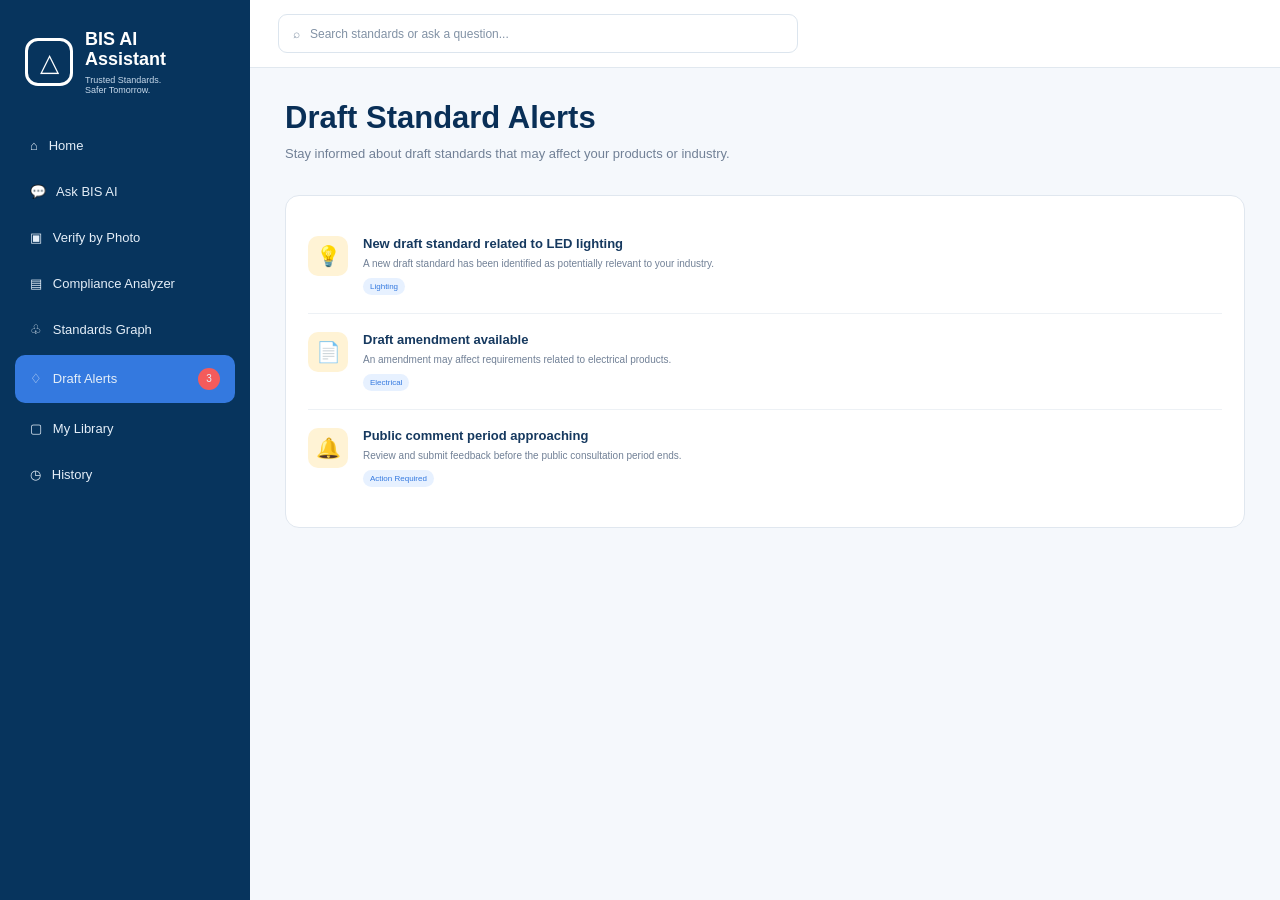
<file: alerts.html>
<!DOCTYPE html>
<html lang="en">

<head>

    <meta charset="UTF-8">

    <meta name="viewport"
          content="width=device-width, initial-scale=1.0">

    <title>Draft Alerts</title>

    <link rel="stylesheet" href="style.css">

</head>


<body>


<aside class="sidebar">

    <div class="logo">

        <div class="logo-icon">△</div>

        <div>
            <h2>BIS AI<br>Assistant</h2>
            <p>Trusted Standards.<br>Safer Tomorrow.</p>
        </div>

    </div>


    <nav class="menu">

        <a href="index.html" class="menu-item">
            ⌂ &nbsp; Home
        </a>

        <a href="ask-bis-ai.html" class="menu-item">
            💬 &nbsp; Ask BIS AI
        </a>

        <a href="verify-photo.html" class="menu-item">
            ▣ &nbsp; Verify by Photo
        </a>

        <a href="compliance.html" class="menu-item">
            ▤ &nbsp; Compliance Analyzer
        </a>

        <a href="graph.html" class="menu-item">
            ♧ &nbsp; Standards Graph
        </a>

        <a href="alerts.html" class="menu-item active">
            ♢ &nbsp; Draft Alerts
            <div class="notification">3</div>
        </a>

        <a href="library.html" class="menu-item">
            ▢ &nbsp; My Library
        </a>

        <a href="history.html" class="menu-item">
            ◷ &nbsp; History
        </a>

    </nav>

</aside>


<main class="main">


<header class="topbar">

    <div class="search">
        ⌕ &nbsp; Search standards or ask a question...
    </div>

</header>


<section class="content">


    <div class="page-header">

        <h1>
            Draft Standard Alerts
        </h1>

        <p>
            Stay informed about draft standards that may
            affect your products or industry.
        </p>

    </div>


    <div class="card">


        <div class="alert-item">

            <div class="alert-icon">
                💡
            </div>

            <div>

                <h3>
                    New draft standard related to LED lighting
                </h3>

                <p>
                    A new draft standard has been identified
                    as potentially relevant to your industry.
                </p>

                <span class="tag">
                    Lighting
                </span>

            </div>

        </div>


        <div class="alert-item">

            <div class="alert-icon">
                📄
            </div>

            <div>

                <h3>
                    Draft amendment available
                </h3>

                <p>
                    An amendment may affect requirements
                    related to electrical products.
                </p>

                <span class="tag">
                    Electrical
                </span>

            </div>

        </div>


        <div class="alert-item">

            <div class="alert-icon">
                🔔
            </div>

            <div>

                <h3>
                    Public comment period approaching
                </h3>

                <p>
                    Review and submit feedback before
                    the public consultation period ends.
                </p>

                <span class="tag">
                    Action Required
                </span>

            </div>

        </div>


    </div>


</section>

</main>

</body>
</html>
</file>
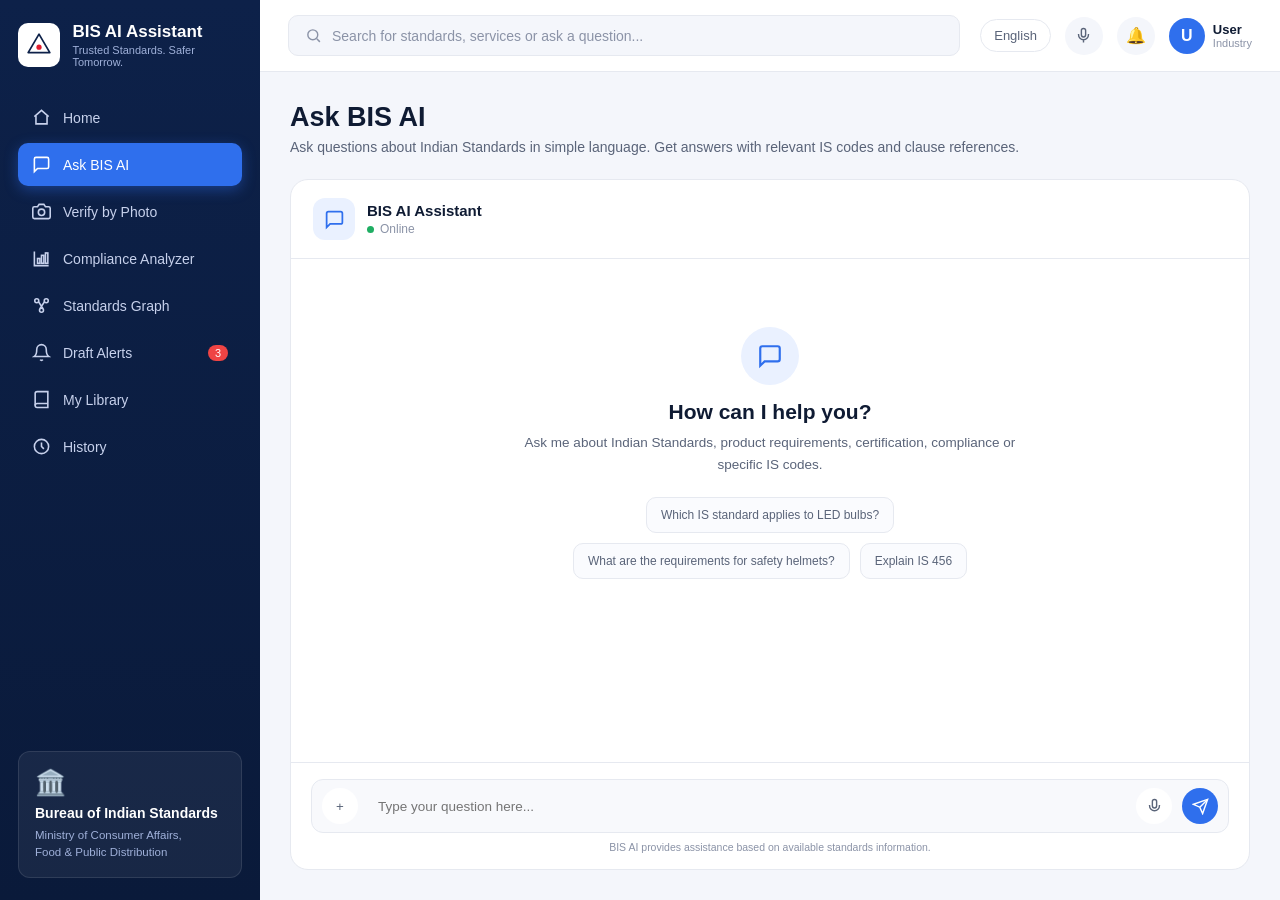
<file: ask-bis-ai.html>
<!DOCTYPE html>
<html lang="en">
<head>
<meta charset="UTF-8">
<meta name="viewport" content="width=device-width, initial-scale=1.0">
<title>Ask BIS AI</title>

<style>
    :root {
        --navy: #0d2149;
        --blue: #2f6fed;
        --blue-light: #eaf1ff;
        --green: #1fae63;
        --text-dark: #0f1b33;
        --text-mid: #5a6479;
        --text-light: #8b93a7;
        --border: #e6e9f0;
        --bg: #f4f6fb;
    }

    * {
        box-sizing: border-box;
        margin: 0;
        padding: 0;
    }

    body {
        font-family: "Segoe UI", Arial, sans-serif;
        background: var(--bg);
        color: var(--text-dark);
        display: flex;
        min-height: 100vh;
    }

    a {
        text-decoration: none;
        color: inherit;
    }

    /* SIDEBAR */

    .sidebar {
        width: 260px;
        min-height: 100vh;
        background: linear-gradient(180deg, #0d2149, #0a1a3a);
        color: white;
        padding: 22px 18px;
        display: flex;
        flex-direction: column;
    }

    .brand {
        display: flex;
        align-items: center;
        gap: 12px;
        margin-bottom: 28px;
    }

    .brand-icon {
        width: 44px;
        height: 44px;
        background: white;
        border-radius: 10px;
        display: flex;
        align-items: center;
        justify-content: center;
    }

    .brand-icon svg {
        width: 26px;
        height: 26px;
    }

    .brand-name {
        font-size: 17px;
        font-weight: 700;
    }

    .brand-tag {
        font-size: 11px;
        color: #9fb0d9;
        margin-top: 2px;
    }

    .main-nav {
        display: flex;
        flex-direction: column;
        gap: 4px;
    }

    .nav-item {
        display: flex;
        align-items: center;
        gap: 12px;
        padding: 12px 14px;
        border-radius: 10px;
        color: #c7d1ec;
        font-size: 14px;
        cursor: pointer;
    }

    .nav-item svg {
        width: 19px;
        height: 19px;
    }

    .nav-item:hover {
        background: rgba(255,255,255,0.08);
    }

    .nav-item.active {
        background: var(--blue);
        color: white;
        box-shadow: 0 4px 14px rgba(47,111,237,0.4);
    }

    .badge {
        margin-left: auto;
        background: #ef4444;
        color: white;
        font-size: 11px;
        padding: 2px 7px;
        border-radius: 20px;
    }

    .sidebar-footer {
        margin-top: auto;
    }

    .bis-card {
        background: rgba(255,255,255,0.06);
        border: 1px solid rgba(255,255,255,0.1);
        border-radius: 12px;
        padding: 16px;
    }

    .bis-card .emblem {
        font-size: 25px;
        margin-bottom: 8px;
    }

    .bis-card h4 {
        font-size: 14px;
        margin-bottom: 6px;
    }

    .bis-card p {
        font-size: 11.5px;
        color: #9fb0d9;
        line-height: 1.5;
    }

    /* MAIN */

    .main {
        flex: 1;
        min-width: 0;
        display: flex;
        flex-direction: column;
    }

    header {
        height: 72px;
        background: white;
        border-bottom: 1px solid var(--border);
        display: flex;
        align-items: center;
        padding: 16px 28px;
        gap: 20px;
    }

    .search-box {
        flex: 1;
        background: #f4f6fb;
        border: 1px solid var(--border);
        border-radius: 10px;
        padding: 11px 16px;
        display: flex;
        align-items: center;
        gap: 10px;
        color: var(--text-light);
        font-size: 14px;
    }

    .search-box svg {
        width: 17px;
    }

    .header-right {
        display: flex;
        align-items: center;
        gap: 14px;
    }

    .lang {
        border: 1px solid var(--border);
        border-radius: 20px;
        padding: 8px 13px;
        color: var(--text-mid);
        font-size: 13px;
    }

    .icon-btn {
        width: 38px;
        height: 38px;
        background: #f4f6fb;
        border-radius: 50%;
        display: flex;
        align-items: center;
        justify-content: center;
        color: var(--text-mid);
    }

    .user {
        display: flex;
        align-items: center;
        gap: 8px;
    }

    .avatar {
        width: 36px;
        height: 36px;
        border-radius: 50%;
        background: var(--blue);
        color: white;
        display: flex;
        align-items: center;
        justify-content: center;
        font-weight: 700;
    }

    .user-name {
        font-size: 13px;
        font-weight: 700;
    }

    .user-role {
        font-size: 11px;
        color: var(--text-light);
    }

    /* PAGE */

    .page {
        flex: 1;
        padding: 30px;
        display: flex;
        flex-direction: column;
    }

    .page-title {
        margin-bottom: 24px;
    }

    .page-title h1 {
        font-size: 27px;
        margin-bottom: 6px;
    }

    .page-title p {
        color: var(--text-mid);
        font-size: 14px;
    }

    /* CHAT */

    .chat-container {
        flex: 1;
        max-width: 1000px;
        width: 100%;
        margin: 0 auto;
        background: white;
        border: 1px solid var(--border);
        border-radius: 18px;
        overflow: hidden;
        display: flex;
        flex-direction: column;
        min-height: 600px;
    }

    .chat-top {
        padding: 18px 22px;
        border-bottom: 1px solid var(--border);
        display: flex;
        align-items: center;
        gap: 12px;
    }

    .bot-icon {
        width: 42px;
        height: 42px;
        border-radius: 12px;
        background: var(--blue-light);
        color: var(--blue);
        display: flex;
        align-items: center;
        justify-content: center;
    }

    .bot-icon svg {
        width: 21px;
    }

    .chat-name {
        font-size: 15px;
        font-weight: 700;
    }

    .online {
        display: flex;
        align-items: center;
        gap: 6px;
        color: var(--text-light);
        font-size: 12px;
        margin-top: 3px;
    }

    .online-dot {
        width: 7px;
        height: 7px;
        background: var(--green);
        border-radius: 50%;
    }

    .chat-messages {
        flex: 1;
        padding: 28px;
        overflow: auto;
    }

    .welcome {
        text-align: center;
        max-width: 520px;
        margin: 40px auto;
    }

    .welcome-icon {
        width: 58px;
        height: 58px;
        margin: auto;
        border-radius: 50%;
        background: var(--blue-light);
        color: var(--blue);
        display: flex;
        align-items: center;
        justify-content: center;
        margin-bottom: 15px;
    }

    .welcome-icon svg {
        width: 26px;
    }

    .welcome h2 {
        font-size: 21px;
        margin-bottom: 8px;
    }

    .welcome p {
        color: var(--text-mid);
        font-size: 13.5px;
        line-height: 1.6;
    }

    /* SUGGESTIONS */

    .suggestions {
        display: flex;
        gap: 10px;
        flex-wrap: wrap;
        justify-content: center;
        margin-top: 22px;
    }

    .suggestion {
        border: 1px solid var(--border);
        background: #fafbfe;
        border-radius: 10px;
        padding: 10px 14px;
        font-size: 12px;
        color: var(--text-mid);
    }

    .suggestion:hover {
        border-color: var(--blue);
        color: var(--blue);
    }

    /* INPUT */

    .input-area {
        border-top: 1px solid var(--border);
        padding: 16px 20px;
    }

    .input-box {
        display: flex;
        align-items: center;
        gap: 10px;
        border: 1px solid var(--border);
        background: #f8f9fc;
        border-radius: 12px;
        padding: 8px 10px;
    }

    .input-box input {
        flex: 1;
        border: none;
        outline: none;
        background: transparent;
        padding: 10px;
        font-size: 13.5px;
    }

    .small-btn {
        width: 36px;
        height: 36px;
        border: none;
        border-radius: 50%;
        background: white;
        color: var(--text-mid);
        display: flex;
        align-items: center;
        justify-content: center;
    }

    .send {
        background: var(--blue);
        color: white;
    }

    .input-note {
        text-align: center;
        color: var(--text-light);
        font-size: 10.5px;
        margin-top: 8px;
    }

    /* RESPONSIVE */

    @media (max-width: 900px) {
        .sidebar {
            width: 220px;
        }

        .user-meta,
        .lang {
            display: none;
        }
    }

    @media (max-width: 700px) {
        .sidebar {
            display: none;
        }

        header {
            padding: 12px 16px;
        }

        .page {
            padding: 18px;
        }

        .chat-container {
            min-height: 550px;
        }
    }
</style>
</head>

<body>

<!-- SIDEBAR -->

<aside class="sidebar">

    <div class="brand">
        <div class="brand-icon">
            <svg viewBox="0 0 24 24" fill="none">
                <path d="M12 2L2 19h20L12 2z"
                      stroke="#0d2149"
                      stroke-width="1.6"
                      stroke-linejoin="round"/>
                <circle cx="12" cy="14" r="2.4" fill="#e11d2e"/>
            </svg>
        </div>

        <div>
            <div class="brand-name">BIS AI Assistant</div>
            <div class="brand-tag">Trusted Standards. Safer Tomorrow.</div>
        </div>
    </div>


    <nav class="main-nav">

        <!-- PAGE 1 -->
        <a href="index.html" class="nav-item">
            <svg viewBox="0 0 24 24" fill="none"
                 stroke="currentColor" stroke-width="2">
                <path d="M3 11l9-8 9 8"/>
                <path d="M5 10v10h14V10"/>
            </svg>
            Home
        </a>


        <!-- PAGE 2 -->
        <a href="ask-ai.html" class="nav-item active">
            <svg viewBox="0 0 24 24" fill="none"
                 stroke="currentColor" stroke-width="2">
                <path d="M21 15a2 2 0 0 1-2 2H7l-4 4V5a2 2 0 0 1 2-2h14a2 2 0 0 1 2 2z"/>
            </svg>
            Ask BIS AI
        </a>


        <!-- FUTURE PAGES -->
        <a href="verify-photo.html" class="nav-item">
            <svg viewBox="0 0 24 24" fill="none"
                 stroke="currentColor" stroke-width="2">
                <path d="M23 19a2 2 0 0 1-2 2H3a2 2 0 0 1-2-2V8a2 2 0 0 1 2-2h4l2-3h6l2 3h4a2 2 0 0 1 2 2z"/>
                <circle cx="12" cy="13" r="4"/>
            </svg>
            Verify by Photo
        </a>


        <a href="compliance.html" class="nav-item">
            <svg viewBox="0 0 24 24" fill="none"
                 stroke="currentColor" stroke-width="2">
                <path d="M3 3v18h18"/>
                <rect x="7" y="12" width="3" height="6"/>
                <rect x="12" y="8" width="3" height="10"/>
                <rect x="17" y="5" width="3" height="13"/>
            </svg>
            Compliance Analyzer
        </a>


        <a href="standards.html" class="nav-item">
            <svg viewBox="0 0 24 24" fill="none"
                 stroke="currentColor" stroke-width="2">
                <circle cx="6" cy="6" r="2.5"/>
                <circle cx="18" cy="6" r="2.5"/>
                <circle cx="12" cy="18" r="2.5"/>
                <path d="M8 7l6 9M16 7l-6 9"/>
            </svg>
            Standards Graph
        </a>


        <a href="alerts.html" class="nav-item">
            <svg viewBox="0 0 24 24" fill="none"
                 stroke="currentColor" stroke-width="2">
                <path d="M18 8a6 6 0 0 0-12 0c0 7-3 9-3 9h18s-3-2-3-9"/>
                <path d="M13.7 21a2 2 0 0 1-3.4 0"/>
            </svg>
            Draft Alerts
            <span class="badge">3</span>
        </a>


        <a href="library.html" class="nav-item">
            <svg viewBox="0 0 24 24" fill="none"
                 stroke="currentColor" stroke-width="2">
                <path d="M4 19.5A2.5 2.5 0 0 1 6.5 17H20"/>
                <path d="M6.5 2H20v20H6.5A2.5 2.5 0 0 1 4 19.5v-15A2.5 2.5 0 0 1 6.5 2z"/>
            </svg>
            My Library
        </a>


        <a href="history.html" class="nav-item">
            <svg viewBox="0 0 24 24" fill="none"
                 stroke="currentColor" stroke-width="2">
                <circle cx="12" cy="12" r="9"/>
                <path d="M12 7v5l3 3"/>
            </svg>
            History
        </a>

    </nav>


    <div class="sidebar-footer">

        <div class="bis-card">
            <div class="emblem">🏛️</div>

            <h4>Bureau of Indian Standards</h4>

            <p>
                Ministry of Consumer Affairs,<br>
                Food &amp; Public Distribution
            </p>
        </div>

    </div>

</aside>


<!-- MAIN CONTENT -->

<main class="main">

    <header>

        <div class="search-box">
            <svg viewBox="0 0 24 24" fill="none"
                 stroke="currentColor" stroke-width="2">
                <circle cx="11" cy="11" r="7"/>
                <path d="M21 21l-4.3-4.3"/>
            </svg>

            Search for standards, services or ask a question...
        </div>


        <div class="header-right">

            <div class="lang">
                English
            </div>

            <div class="icon-btn">
                <svg viewBox="0 0 24 24" fill="none"
                     stroke="currentColor" stroke-width="2"
                     width="17">
                    <path d="M12 2a3 3 0 0 0-3 3v6a3 3 0 0 0 6 0V5a3 3 0 0 0-3-3z"/>
                    <path d="M19 10v1a7 7 0 0 1-14 0v-1M12 18v4"/>
                </svg>
            </div>

            <div class="icon-btn">
                🔔
            </div>

            <div class="user">

                <div class="avatar">
                    U
                </div>

                <div>
                    <div class="user-name">User</div>
                    <div class="user-role">Industry</div>
                </div>

            </div>

        </div>

    </header>


    <section class="page">

        <div class="page-title">

            <h1>Ask BIS AI</h1>

            <p>
                Ask questions about Indian Standards in simple language.
                Get answers with relevant IS codes and clause references.
            </p>

        </div>


        <div class="chat-container">

            <!-- CHAT HEADER -->

            <div class="chat-top">

                <div class="bot-icon">

                    <svg viewBox="0 0 24 24"
                         fill="none"
                         stroke="currentColor"
                         stroke-width="2">

                        <path d="M21 15a2 2 0 0 1-2 2H7l-4 4V5a2 2 0 0 1 2-2h14a2 2 0 0 1 2 2z"/>

                    </svg>

                </div>


                <div>

                    <div class="chat-name">
                        BIS AI Assistant
                    </div>

                    <div class="online">
                        <span class="online-dot"></span>
                        Online
                    </div>

                </div>

            </div>


            <!-- CHAT BODY -->

            <div class="chat-messages">

                <div class="welcome">

                    <div class="welcome-icon">

                        <svg viewBox="0 0 24 24"
                             fill="none"
                             stroke="currentColor"
                             stroke-width="2">

                            <path d="M21 15a2 2 0 0 1-2 2H7l-4 4V5a2 2 0 0 1 2-2h14a2 2 0 0 1 2 2z"/>

                        </svg>

                    </div>


                    <h2>
                        How can I help you?
                    </h2>


                    <p>
                        Ask me about Indian Standards, product requirements,
                        certification, compliance or specific IS codes.
                    </p>


                    <div class="suggestions">

                        <div class="suggestion">
                            Which IS standard applies to LED bulbs?
                        </div>

                        <div class="suggestion">
                            What are the requirements for safety helmets?
                        </div>

                        <div class="suggestion">
                            Explain IS 456
                        </div>

                    </div>

                </div>

            </div>


            <!-- INPUT -->

            <div class="input-area">

                <div class="input-box">

                    <button class="small-btn">
                        +
                    </button>


                    <input
                        type="text"
                        placeholder="Type your question here..."
                    >


                    <button class="small-btn">

                        <svg viewBox="0 0 24 24"
                             width="17"
                             fill="none"
                             stroke="currentColor"
                             stroke-width="2">

                            <path d="M12 2a3 3 0 0 0-3 3v6a3 3 0 0 0 6 0V5a3 3 0 0 0-3-3z"/>

                            <path d="M19 10v1a7 7 0 0 1-14 0v-1"/>

                        </svg>

                    </button>


                    <button class="small-btn send">

                        <svg viewBox="0 0 24 24"
                             width="17"
                             fill="none"
                             stroke="currentColor"
                             stroke-width="2">

                            <path d="M22 2L11 13"/>
                            <path d="M22 2l-7 20-4-9-9-4z"/>

                        </svg>

                    </button>

                </div>


                <div class="input-note">
                    BIS AI provides assistance based on available standards information.
                </div>

            </div>

        </div>

    </section>

</main>

</body>
</html>
</file>
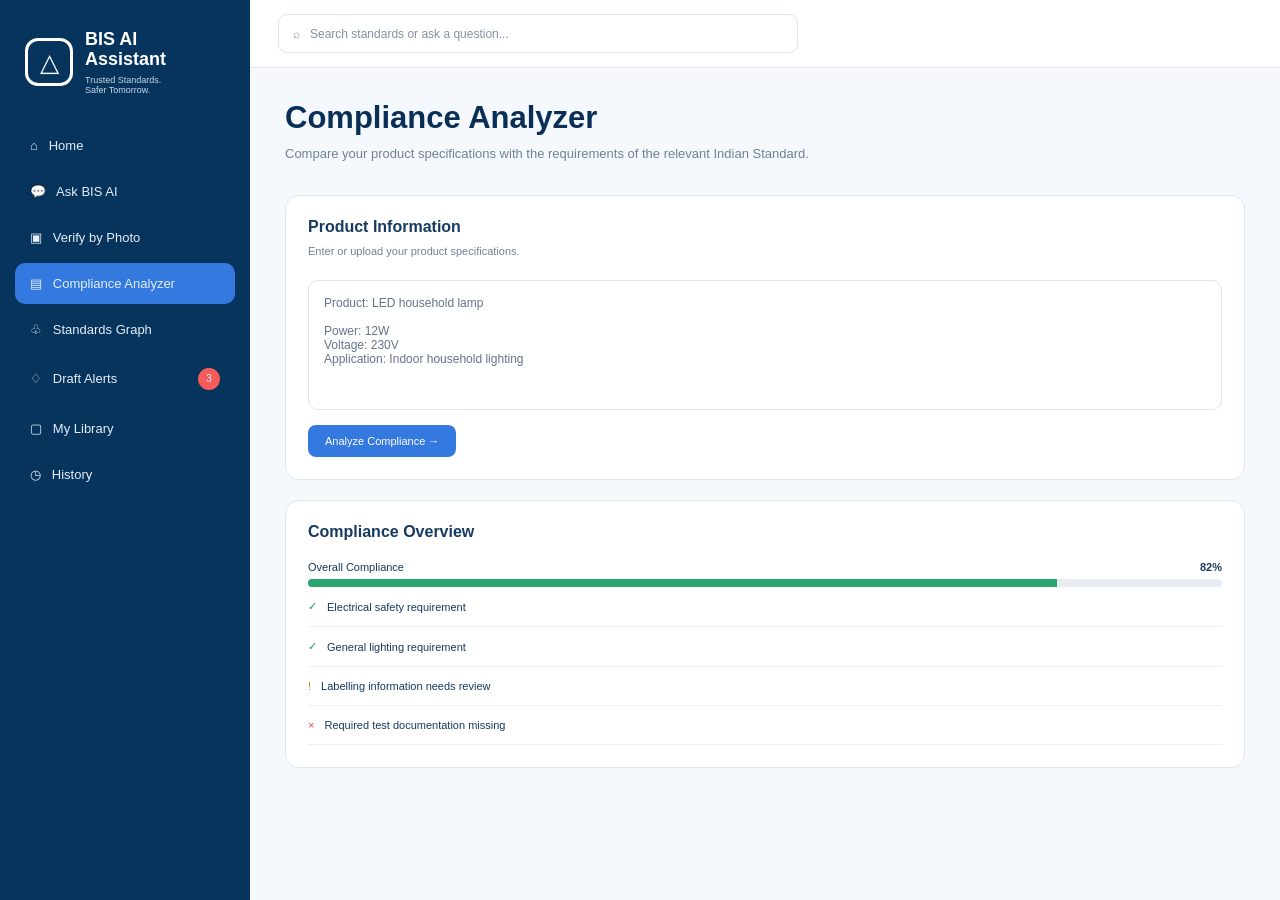
<file: compliance.html>
<!DOCTYPE html>
<html lang="en">

<head>

    <meta charset="UTF-8">

    <meta name="viewport"
          content="width=device-width, initial-scale=1.0">

    <title>Compliance Analyzer</title>

    <link rel="stylesheet" href="style.css">

</head>


<body>


<aside class="sidebar">

    <div class="logo">

        <div class="logo-icon">△</div>

        <div>
            <h2>BIS AI<br>Assistant</h2>
            <p>Trusted Standards.<br>Safer Tomorrow.</p>
        </div>

    </div>


    <nav class="menu">

        <a href="index.html" class="menu-item">
            ⌂ &nbsp; Home
        </a>

        <a href="ask-bis-ai.html" class="menu-item">
            💬 &nbsp; Ask BIS AI
        </a>

        <a href="verify-photo.html" class="menu-item">
            ▣ &nbsp; Verify by Photo
        </a>

        <a href="compliance.html" class="menu-item active">
            ▤ &nbsp; Compliance Analyzer
        </a>

        <a href="graph.html" class="menu-item">
            ♧ &nbsp; Standards Graph
        </a>

        <a href="alerts.html" class="menu-item">
            ♢ &nbsp; Draft Alerts
            <div class="notification">3</div>
        </a>

        <a href="library.html" class="menu-item">
            ▢ &nbsp; My Library
        </a>

        <a href="history.html" class="menu-item">
            ◷ &nbsp; History
        </a>

    </nav>

</aside>


<main class="main">


<header class="topbar">

    <div class="search">
        ⌕ &nbsp; Search standards or ask a question...
    </div>

</header>


<section class="content">


    <div class="page-header">

        <h1>
            Compliance Analyzer
        </h1>

        <p>
            Compare your product specifications with
            the requirements of the relevant Indian Standard.
        </p>

    </div>


    <div class="card">

        <h2 class="card-title">
            Product Information
        </h2>

        <p class="card-description">
            Enter or upload your product specifications.
        </p>


        <div class="input-box" style="margin-top:20px;">

            Product: LED household lamp<br><br>

            Power: 12W<br>

            Voltage: 230V<br>

            Application: Indoor household lighting

        </div>


        <a href="#" class="primary-button">
            Analyze Compliance →
        </a>

    </div>


    <div class="card">

        <h2 class="card-title">
            Compliance Overview
        </h2>


        <div class="progress-row">

            <div class="progress-label">

                <span>
                    Overall Compliance
                </span>

                <strong>
                    82%
                </strong>

            </div>


            <div class="progress">

                <div
                    class="progress-fill"
                    style="width:82%;">
                </div>

            </div>

        </div>


        <div class="requirement">

            <span class="status-pass">
                ✓
            </span>

            Electrical safety requirement

        </div>


        <div class="requirement">

            <span class="status-pass">
                ✓
            </span>

            General lighting requirement

        </div>


        <div class="requirement">

            <span class="status-warning">
                !
            </span>

            Labelling information needs review

        </div>


        <div class="requirement">

            <span class="status-fail">
                ×
            </span>

            Required test documentation missing

        </div>

    </div>


</section>

</main>

</body>
</html>
</file>
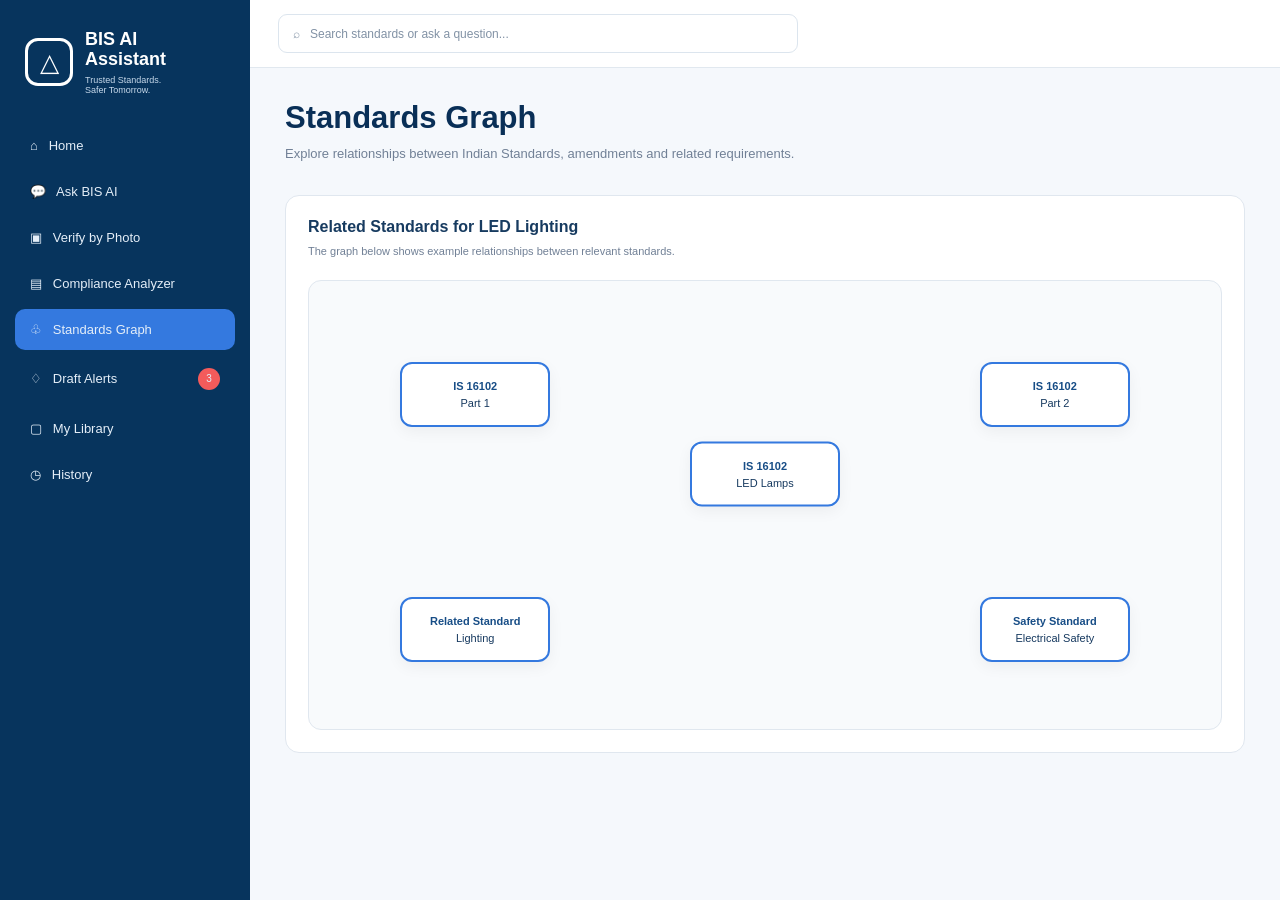
<file: graph.html>
<!DOCTYPE html>
<html lang="en">

<head>

    <meta charset="UTF-8">

    <meta name="viewport"
          content="width=device-width, initial-scale=1.0">

    <title>Standards Graph</title>

    <link rel="stylesheet" href="style.css">

</head>


<body>


<aside class="sidebar">

    <div class="logo">

        <div class="logo-icon">△</div>

        <div>
            <h2>BIS AI<br>Assistant</h2>
            <p>Trusted Standards.<br>Safer Tomorrow.</p>
        </div>

    </div>


    <nav class="menu">

        <a href="index.html" class="menu-item">
            ⌂ &nbsp; Home
        </a>

        <a href="ask-bis-ai.html" class="menu-item">
            💬 &nbsp; Ask BIS AI
        </a>

        <a href="verify-photo.html" class="menu-item">
            ▣ &nbsp; Verify by Photo
        </a>

        <a href="compliance.html" class="menu-item">
            ▤ &nbsp; Compliance Analyzer
        </a>

        <a href="graph.html" class="menu-item active">
            ♧ &nbsp; Standards Graph
        </a>

        <a href="alerts.html" class="menu-item">
            ♢ &nbsp; Draft Alerts
            <div class="notification">3</div>
        </a>

        <a href="library.html" class="menu-item">
            ▢ &nbsp; My Library
        </a>

        <a href="history.html" class="menu-item">
            ◷ &nbsp; History
        </a>

    </nav>

</aside>


<main class="main">


<header class="topbar">

    <div class="search">
        ⌕ &nbsp; Search standards or ask a question...
    </div>

</header>


<section class="content">


    <div class="page-header">

        <h1>
            Standards Graph
        </h1>

        <p>
            Explore relationships between Indian Standards,
            amendments and related requirements.
        </p>

    </div>


    <div class="card">

        <h2 class="card-title">
            Related Standards for LED Lighting
        </h2>

        <p class="card-description">
            The graph below shows example relationships
            between relevant standards.
        </p>


        <div class="graph" style="margin-top:20px;">


            <div class="node center">

                <strong>
                    IS 16102
                </strong>

                LED Lamps

            </div>


            <div class="node one">

                <strong>
                    IS 16102
                </strong>

                Part 1

            </div>


            <div class="node two">

                <strong>
                    IS 16102
                </strong>

                Part 2

            </div>


            <div class="node three">

                <strong>
                    Related Standard
                </strong>

                Lighting

            </div>


            <div class="node four">

                <strong>
                    Safety Standard
                </strong>

                Electrical Safety

            </div>


        </div>

    </div>


</section>

</main>

</body>
</html>
</file>
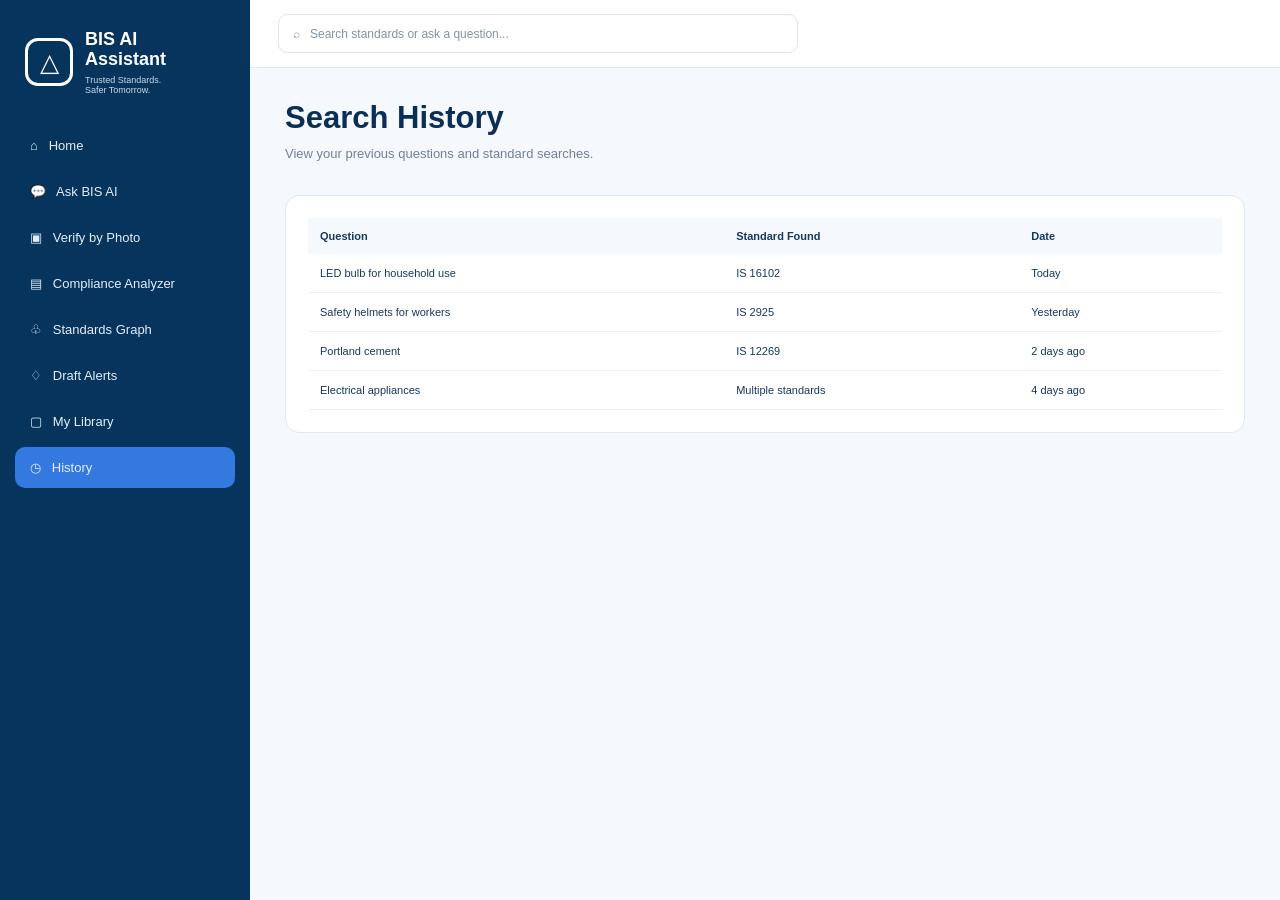
<file: history.html>
<!DOCTYPE html>
<html lang="en">

<head>

    <meta charset="UTF-8">

    <meta name="viewport"
          content="width=device-width, initial-scale=1.0">

    <title>History</title>

    <link rel="stylesheet" href="style.css">

</head>


<body>


<aside class="sidebar">

    <div class="logo">

        <div class="logo-icon">△</div>

        <div>
            <h2>BIS AI<br>Assistant</h2>
            <p>Trusted Standards.<br>Safer Tomorrow.</p>
        </div>

    </div>


    <nav class="menu">

        <a href="index.html" class="menu-item">
            ⌂ &nbsp; Home
        </a>

        <a href="ask-bis-ai.html" class="menu-item">
            💬 &nbsp; Ask BIS AI
        </a>

        <a href="verify-photo.html" class="menu-item">
            ▣ &nbsp; Verify by Photo
        </a>

        <a href="compliance.html" class="menu-item">
            ▤ &nbsp; Compliance Analyzer
        </a>

        <a href="graph.html" class="menu-item">
            ♧ &nbsp; Standards Graph
        </a>

        <a href="alerts.html" class="menu-item">
            ♢ &nbsp; Draft Alerts
        </a>

        <a href="library.html" class="menu-item">
            ▢ &nbsp; My Library
        </a>

        <a href="history.html" class="menu-item active">
            ◷ &nbsp; History
        </a>

    </nav>

</aside>


<main class="main">


<header class="topbar">

    <div class="search">
        ⌕ &nbsp; Search standards or ask a question...
    </div>

</header>


<section class="content">


    <div class="page-header">

        <h1>
            Search History
        </h1>

        <p>
            View your previous questions and standard searches.
        </p>

    </div>


    <div class="card">

        <table>

            <tr>

                <th>
                    Question
                </th>

                <th>
                    Standard Found
                </th>

                <th>
                    Date
                </th>

            </tr>


            <tr>

                <td>
                    LED bulb for household use
                </td>

                <td>
                    IS 16102
                </td>

                <td>
                    Today
                </td>

            </tr>


            <tr>

                <td>
                    Safety helmets for workers
                </td>

                <td>
                    IS 2925
                </td>

                <td>
                    Yesterday
                </td>

            </tr>


            <tr>

                <td>
                    Portland cement
                </td>

                <td>
                    IS 12269
                </td>

                <td>
                    2 days ago
                </td>

            </tr>


            <tr>

                <td>
                    Electrical appliances
                </td>

                <td>
                    Multiple standards
                </td>

                <td>
                    4 days ago
                </td>

            </tr>

        </table>

    </div>


</section>

</main>

</body>

</html>
</file>
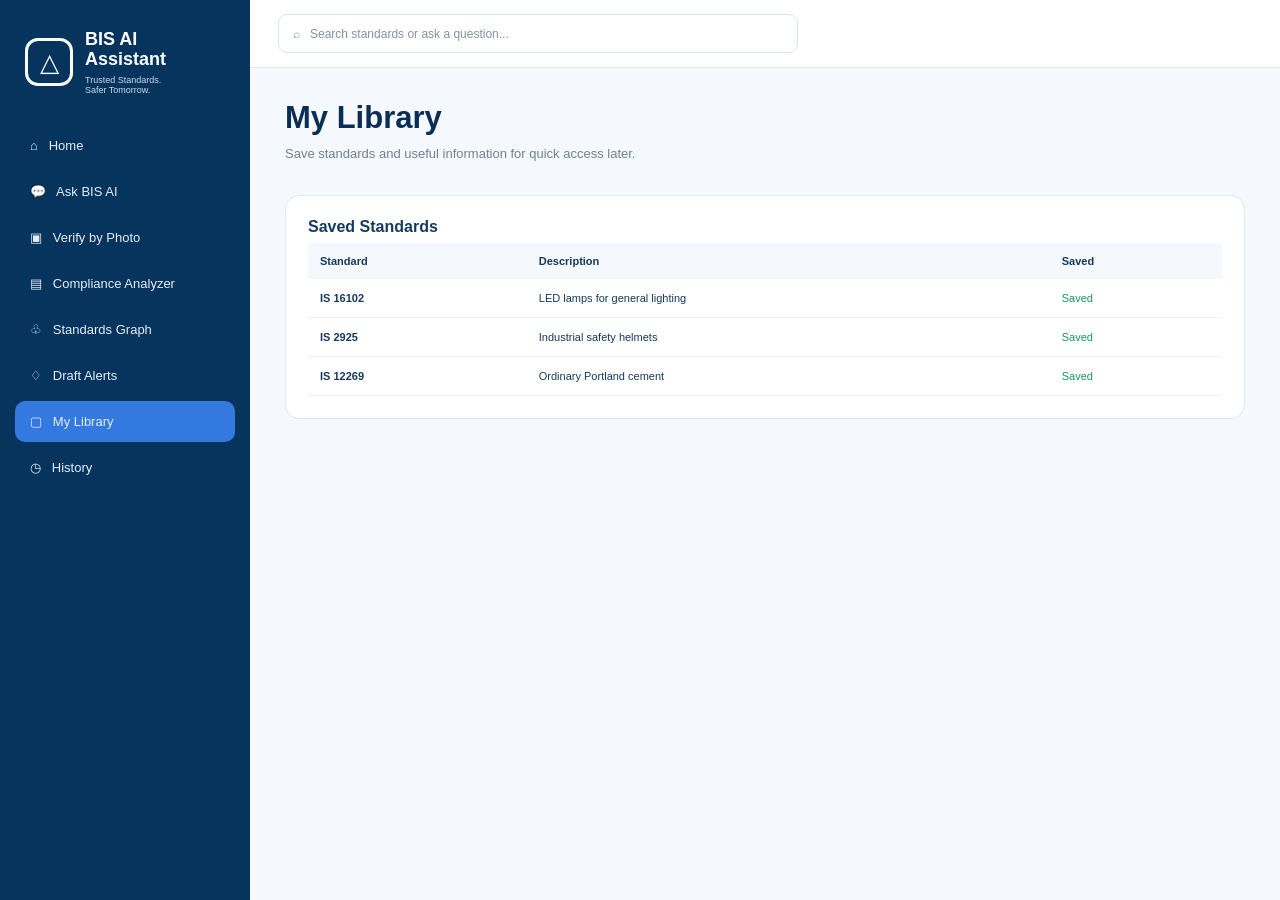
<file: library.html>
<!DOCTYPE html>
<html lang="en">

<head>

    <meta charset="UTF-8">

    <meta name="viewport"
          content="width=device-width, initial-scale=1.0">

    <title>My Library</title>

    <link rel="stylesheet" href="style.css">

</head>


<body>


<aside class="sidebar">

    <div class="logo">

        <div class="logo-icon">△</div>

        <div>
            <h2>BIS AI<br>Assistant</h2>
            <p>Trusted Standards.<br>Safer Tomorrow.</p>
        </div>

    </div>


    <nav class="menu">

        <a href="index.html" class="menu-item">
            ⌂ &nbsp; Home
        </a>

        <a href="ask-bis-ai.html" class="menu-item">
            💬 &nbsp; Ask BIS AI
        </a>

        <a href="verify-photo.html" class="menu-item">
            ▣ &nbsp; Verify by Photo
        </a>

        <a href="compliance.html" class="menu-item">
            ▤ &nbsp; Compliance Analyzer
        </a>

        <a href="graph.html" class="menu-item">
            ♧ &nbsp; Standards Graph
        </a>

        <a href="alerts.html" class="menu-item">
            ♢ &nbsp; Draft Alerts
        </a>

        <a href="library.html" class="menu-item active">
            ▢ &nbsp; My Library
        </a>

        <a href="history.html" class="menu-item">
            ◷ &nbsp; History
        </a>

    </nav>

</aside>


<main class="main">


<header class="topbar">

    <div class="search">
        ⌕ &nbsp; Search standards or ask a question...
    </div>

</header>


<section class="content">


    <div class="page-header">

        <h1>
            My Library
        </h1>

        <p>
            Save standards and useful information
            for quick access later.
        </p>

    </div>


    <div class="card">

        <h2 class="card-title">
            Saved Standards
        </h2>


        <table>

            <tr>

                <th>
                    Standard
                </th>

                <th>
                    Description
                </th>

                <th>
                    Saved
                </th>

            </tr>


            <tr>

                <td>
                    <strong>
                        IS 16102
                    </strong>
                </td>

                <td>
                    LED lamps for general lighting
                </td>

                <td class="status">
                    Saved
                </td>

            </tr>


            <tr>

                <td>
                    <strong>
                        IS 2925
                    </strong>
                </td>

                <td>
                    Industrial safety helmets
                </td>

                <td class="status">
                    Saved
                </td>

            </tr>


            <tr>

                <td>
                    <strong>
                        IS 12269
                    </strong>
                </td>

                <td>
                    Ordinary Portland cement
                </td>

                <td class="status">
                    Saved
                </td>

            </tr>

        </table>

    </div>


</section>

</main>

</body>

</html>
</file>
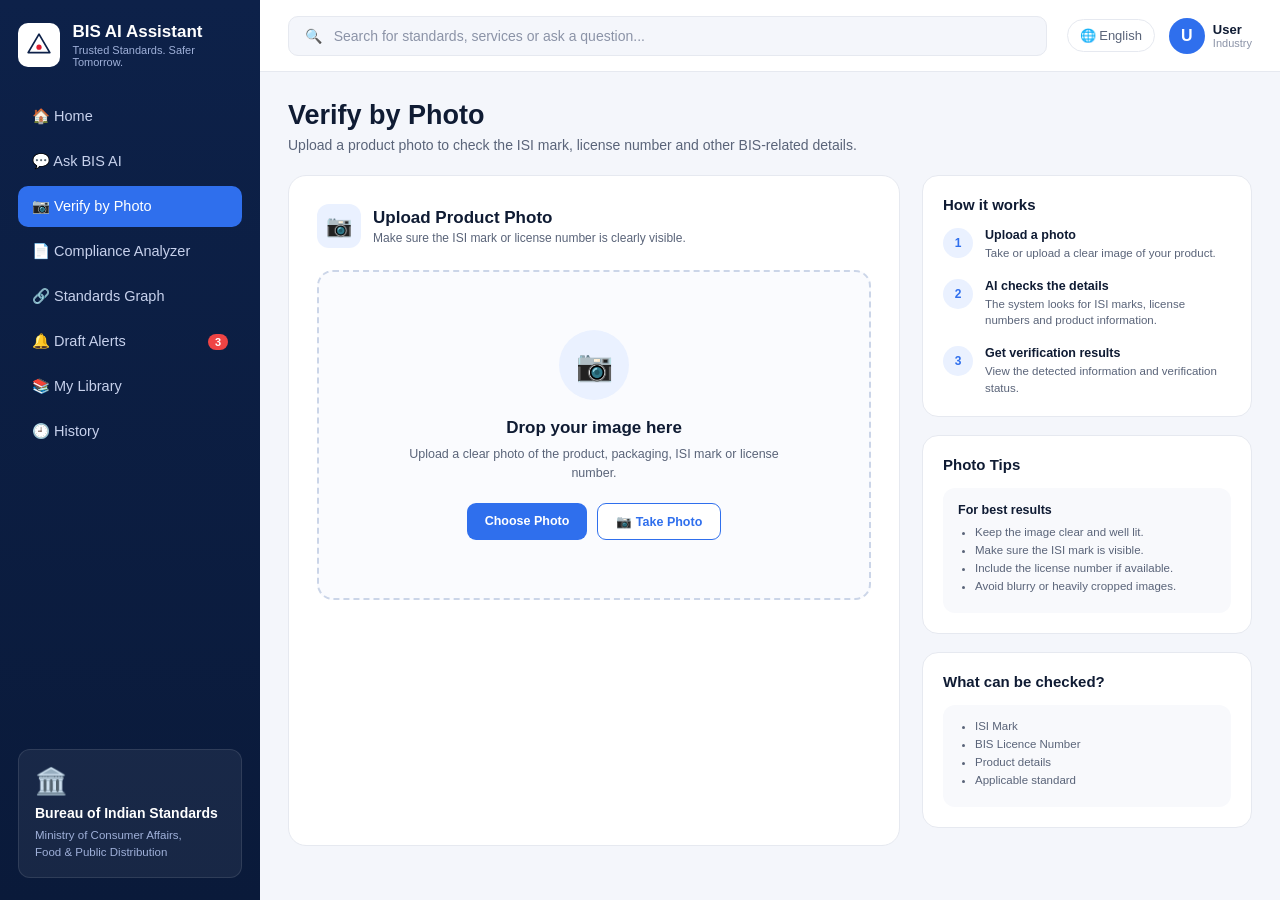
<file: verify-photo.html>
<!DOCTYPE html>
<html lang="en">
<head>
<meta charset="UTF-8">
<title>Verify by Photo - BIS AI Assistant</title>

<style>
:root {
    --navy: #0d2149;
    --blue: #2f6fed;
    --blue-light: #eaf1ff;
    --green: #1fae63;
    --text-dark: #0f1b33;
    --text-mid: #5a6479;
    --text-light: #8b93a7;
    --border: #e6e9f0;
    --bg: #f4f6fb;
}

* {
    box-sizing: border-box;
    margin: 0;
    padding: 0;
}

body {
    font-family: "Segoe UI", Arial, sans-serif;
    background: var(--bg);
    color: var(--text-dark);
    display: flex;
    min-height: 100vh;
}

/* SIDEBAR */

.sidebar {
    width: 260px;
    background: linear-gradient(180deg, #0d2149, #0a1a3a);
    color: white;
    padding: 22px 18px;
    display: flex;
    flex-direction: column;
    flex-shrink: 0;
}

.brand {
    display: flex;
    align-items: center;
    gap: 12px;
    margin-bottom: 28px;
}

.brand-icon {
    width: 44px;
    height: 44px;
    border-radius: 10px;
    background: white;
    display: flex;
    align-items: center;
    justify-content: center;
}

.brand-icon svg {
    width: 26px;
    height: 26px;
}

.brand-name {
    font-size: 17px;
    font-weight: 700;
}

.brand-tag {
    font-size: 11px;
    color: #9fb0d9;
    margin-top: 2px;
}

.main-nav {
    display: flex;
    flex-direction: column;
    gap: 4px;
}

.nav-item {
    display: flex;
    align-items: center;
    gap: 12px;
    padding: 12px 14px;
    border-radius: 10px;
    color: #c7d1ec;
    font-size: 14.5px;
    text-decoration: none;
}

.nav-item:hover {
    background: rgba(255,255,255,.08);
}

.nav-item.active {
    background: var(--blue);
    color: white;
}

.nav-item .badge {
    margin-left: auto;
    background: #ef4444;
    color: white;
    font-size: 11px;
    font-weight: 700;
    padding: 2px 7px;
    border-radius: 20px;
}

.sidebar-footer {
    margin-top: auto;
    padding-top: 18px;
}

.bis-card {
    background: rgba(255,255,255,.06);
    border: 1px solid rgba(255,255,255,.1);
    border-radius: 12px;
    padding: 16px;
}

.bis-card .emblem {
    font-size: 26px;
    margin-bottom: 8px;
}

.bis-card h4 {
    font-size: 14px;
    margin-bottom: 6px;
}

.bis-card p {
    font-size: 11.5px;
    color: #9fb0d9;
    line-height: 1.5;
}

/* MAIN */

.main {
    flex: 1;
    min-width: 0;
}

header {
    height: 72px;
    background: white;
    border-bottom: 1px solid var(--border);
    display: flex;
    align-items: center;
    padding: 0 28px;
}

.search-box {
    flex: 1;
    background: #f4f6fb;
    border: 1px solid var(--border);
    border-radius: 10px;
    padding: 11px 16px;
    color: var(--text-light);
    font-size: 14px;
}

.header-right {
    display: flex;
    align-items: center;
    gap: 14px;
    margin-left: 20px;
}

.lang-pill {
    border: 1px solid var(--border);
    padding: 8px 12px;
    border-radius: 20px;
    font-size: 13px;
    color: var(--text-mid);
}

.user-chip {
    display: flex;
    align-items: center;
    gap: 8px;
}

.user-avatar {
    width: 36px;
    height: 36px;
    border-radius: 50%;
    background: var(--blue);
    color: white;
    display: flex;
    align-items: center;
    justify-content: center;
    font-weight: bold;
}

.user-meta {
    font-size: 13px;
}

.user-meta .role {
    color: var(--text-light);
    font-size: 11px;
}

/* CONTENT */

.content {
    padding: 28px;
    max-width: 1200px;
    margin: auto;
}

.page-title {
    margin-bottom: 22px;
}

.page-title h1 {
    font-size: 27px;
    margin-bottom: 6px;
}

.page-title p {
    color: var(--text-mid);
    font-size: 14px;
}

/* VERIFY AREA */

.verify-layout {
    display: grid;
    grid-template-columns: 1fr 330px;
    gap: 22px;
}

/* UPLOAD CARD */

.upload-card {
    background: white;
    border: 1px solid var(--border);
    border-radius: 18px;
    padding: 28px;
}

.upload-title {
    display: flex;
    align-items: center;
    gap: 12px;
    margin-bottom: 22px;
}

.upload-icon {
    width: 44px;
    height: 44px;
    border-radius: 12px;
    background: var(--blue-light);
    display: flex;
    align-items: center;
    justify-content: center;
    font-size: 21px;
}

.upload-title h2 {
    font-size: 17px;
}

.upload-title p {
    font-size: 12px;
    color: var(--text-mid);
    margin-top: 3px;
}

.upload-box {
    border: 2px dashed #cbd5e8;
    border-radius: 16px;
    min-height: 330px;
    display: flex;
    flex-direction: column;
    align-items: center;
    justify-content: center;
    text-align: center;
    background: #fafbfe;
}

.camera-icon {
    width: 70px;
    height: 70px;
    border-radius: 50%;
    background: var(--blue-light);
    display: flex;
    align-items: center;
    justify-content: center;
    font-size: 30px;
    margin-bottom: 18px;
}

.upload-box h3 {
    font-size: 17px;
    margin-bottom: 7px;
}

.upload-box p {
    font-size: 12.5px;
    color: var(--text-mid);
    max-width: 390px;
    line-height: 1.5;
}

.upload-buttons {
    display: flex;
    gap: 10px;
    margin-top: 20px;
}

.upload-btn {
    background: var(--blue);
    color: white;
    border: none;
    padding: 10px 18px;
    border-radius: 9px;
    font-size: 12.5px;
    font-weight: 600;
    cursor: pointer;
}

.camera-btn {
    background: white;
    color: var(--blue);
    border: 1px solid var(--blue);
    padding: 10px 18px;
    border-radius: 9px;
    font-size: 12.5px;
    font-weight: 600;
}

/* RIGHT SIDE */

.side-card {
    background: white;
    border: 1px solid var(--border);
    border-radius: 16px;
    padding: 20px;
    margin-bottom: 18px;
}

.side-card h3 {
    font-size: 15px;
    margin-bottom: 15px;
}

.step {
    display: flex;
    gap: 12px;
    margin-bottom: 17px;
}

.step:last-child {
    margin-bottom: 0;
}

.step-number {
    width: 30px;
    height: 30px;
    border-radius: 50%;
    background: var(--blue-light);
    color: var(--blue);
    display: flex;
    align-items: center;
    justify-content: center;
    font-size: 12px;
    font-weight: 700;
    flex-shrink: 0;
}

.step h4 {
    font-size: 12.5px;
    margin-bottom: 3px;
}

.step p {
    font-size: 11.5px;
    color: var(--text-mid);
    line-height: 1.45;
}

/* TIPS */

.tips {
    background: #f8f9fc;
    border-radius: 12px;
    padding: 15px;
}

.tips h4 {
    font-size: 12.5px;
    margin-bottom: 9px;
}

.tips ul {
    padding-left: 17px;
}

.tips li {
    font-size: 11.5px;
    color: var(--text-mid);
    margin-bottom: 6px;
}

/* RESPONSIVE */

@media (max-width: 900px) {

    .sidebar {
        width: 220px;
    }

    .verify-layout {
        grid-template-columns: 1fr;
    }

}

@media (max-width: 650px) {

    .sidebar {
        display: none;
    }

    header {
        padding: 0 15px;
    }

    .content {
        padding: 18px;
    }

    .header-right .lang-pill,
    .user-meta {
        display: none;
    }
}
</style>
</head>


<body>

<!-- SIDEBAR -->

<aside class="sidebar">

    <div class="brand">

        <div class="brand-icon">
            <svg viewBox="0 0 24 24" fill="none">
                <path
                    d="M12 2L2 19h20L12 2z"
                    stroke="#0d2149"
                    stroke-width="1.6"
                    stroke-linejoin="round"
                />
                <circle
                    cx="12"
                    cy="14"
                    r="2.4"
                    fill="#e11d2e"
                />
            </svg>
        </div>

        <div>
            <div class="brand-name">
                BIS AI Assistant
            </div>

            <div class="brand-tag">
                Trusted Standards. Safer Tomorrow.
            </div>
        </div>

    </div>


    <nav class="main-nav">

        <a href="index.html" class="nav-item">
            🏠
            Home
        </a>

        <a href="ask-bis-ai.html" class="nav-item">
            💬
            Ask BIS AI
        </a>

        <a href="verify-photo.html" class="nav-item active">
            📷
            Verify by Photo
        </a>

        <a href="compliance.html" class="nav-item">
            📄
            Compliance Analyzer
        </a>

        <a href="standards-graph.html" class="nav-item">
            🔗
            Standards Graph
        </a>

        <a href="draft-alerts.html" class="nav-item">
            🔔
            Draft Alerts
            <span class="badge">3</span>
        </a>

        <a href="library.html" class="nav-item">
            📚
            My Library
        </a>

        <a href="history.html" class="nav-item">
            🕘
            History
        </a>

    </nav>


    <div class="sidebar-footer">

        <div class="bis-card">

            <div class="emblem">
                🏛️
            </div>

            <h4>
                Bureau of Indian Standards
            </h4>

            <p>
                Ministry of Consumer Affairs,<br>
                Food & Public Distribution
            </p>

        </div>

    </div>

</aside>


<!-- MAIN -->

<div class="main">

    <header>

        <div class="search-box">
            🔍 &nbsp; Search for standards, services or ask a question...
        </div>

        <div class="header-right">

            <div class="lang-pill">
                🌐 English
            </div>

            <div class="user-chip">

                <div class="user-avatar">
                    U
                </div>

                <div class="user-meta">
                    <strong>User</strong>
                    <div class="role">
                        Industry
                    </div>
                </div>

            </div>

        </div>

    </header>


    <main class="content">

        <div class="page-title">

            <h1>
                Verify by Photo
            </h1>

            <p>
                Upload a product photo to check the ISI mark,
                license number and other BIS-related details.
            </p>

        </div>


        <div class="verify-layout">


            <!-- UPLOAD SECTION -->

            <div class="upload-card">

                <div class="upload-title">

                    <div class="upload-icon">
                        📷
                    </div>

                    <div>
                        <h2>
                            Upload Product Photo
                        </h2>

                        <p>
                            Make sure the ISI mark or license number is clearly visible.
                        </p>
                    </div>

                </div>


                <div class="upload-box">

                    <div class="camera-icon">
                        📷
                    </div>

                    <h3>
                        Drop your image here
                    </h3>

                    <p>
                        Upload a clear photo of the product, packaging,
                        ISI mark or license number.
                    </p>


                    <div class="upload-buttons">

                        <button class="upload-btn">
                            Choose Photo
                        </button>

                        <button class="camera-btn">
                            📷 Take Photo
                        </button>

                    </div>

                </div>

            </div>


            <!-- RIGHT COLUMN -->

            <div>


                <div class="side-card">

                    <h3>
                        How it works
                    </h3>


                    <div class="step">

                        <div class="step-number">
                            1
                        </div>

                        <div>
                            <h4>
                                Upload a photo
                            </h4>

                            <p>
                                Take or upload a clear image of your product.
                            </p>
                        </div>

                    </div>


                    <div class="step">

                        <div class="step-number">
                            2
                        </div>

                        <div>
                            <h4>
                                AI checks the details
                            </h4>

                            <p>
                                The system looks for ISI marks,
                                license numbers and product information.
                            </p>
                        </div>

                    </div>


                    <div class="step">

                        <div class="step-number">
                            3
                        </div>

                        <div>
                            <h4>
                                Get verification results
                            </h4>

                            <p>
                                View the detected information and
                                verification status.
                            </p>
                        </div>

                    </div>

                </div>


                <div class="side-card">

                    <h3>
                        Photo Tips
                    </h3>

                    <div class="tips">

                        <h4>
                            For best results
                        </h4>

                        <ul>
                            <li>
                                Keep the image clear and well lit.
                            </li>

                            <li>
                                Make sure the ISI mark is visible.
                            </li>

                            <li>
                                Include the license number if available.
                            </li>

                            <li>
                                Avoid blurry or heavily cropped images.
                            </li>
                        </ul>

                    </div>

                </div>


                <div class="side-card">

                    <h3>
                        What can be checked?
                    </h3>

                    <div class="tips">

                        <ul>

                            <li>
                                ISI Mark
                            </li>

                            <li>
                                BIS Licence Number
                            </li>

                            <li>
                                Product details
                            </li>

                            <li>
                                Applicable standard
                            </li>

                        </ul>

                    </div>

                </div>

            </div>

        </div>

    </main>

</div>

</body>
</html>
</file>
<file: style.css>
* {
    margin: 0;
    padding: 0;
    box-sizing: border-box;
}

body {
    font-family: Arial, Helvetica, sans-serif;
    background: #f5f8fc;
    color: #16395f;
}


/* SIDEBAR */

.sidebar {
    position: fixed;
    left: 0;
    top: 0;

    width: 250px;
    height: 100vh;

    background: #07345d;
    color: white;

    padding: 25px 15px;

    overflow-y: auto;
}

.logo {
    display: flex;
    align-items: center;
    gap: 12px;

    padding: 5px 10px 25px;
}

.logo-icon {
    width: 48px;
    height: 48px;

    border: 3px solid white;
    border-radius: 13px;

    display: flex;
    align-items: center;
    justify-content: center;

    font-size: 25px;
}

.logo h2 {
    font-size: 18px;
    line-height: 1.1;
}

.logo p {
    margin-top: 5px;

    font-size: 9px;
    color: #c7d9eb;
}


/* Navigation */

.menu {
    margin-top: 5px;
}

.menu-item {
    display: flex;
    align-items: center;
    gap: 14px;

    padding: 13px 15px;
    margin-bottom: 5px;

    border-radius: 10px;

    color: #e4eef8;

    font-size: 13px;

    text-decoration: none;
}

.menu-item:hover {
    background: #124b7e;
}

.menu-item.active {
    background: #3479df;
}

.menu-icon {
    width: 25px;
    text-align: center;

    font-size: 18px;
}

.notification {
    margin-left: auto;

    width: 22px;
    height: 22px;

    border-radius: 50%;

    background: #f45b5b;

    display: flex;
    align-items: center;
    justify-content: center;

    font-size: 10px;
}


/* BIS box */

.bis-box {
    margin: 25px 3px 0;

    padding: 17px;

    border-radius: 13px;

    background: #124b7d;

    border: 1px solid #4d80b2;
}

.bis-box h3 {
    font-size: 12px;
    line-height: 1.4;
}

.bis-box p {
    margin-top: 7px;

    font-size: 9px;
    line-height: 1.5;

    color: #c7d9eb;
}


/* ================= MAIN ================= */

.main {
    margin-left: 250px;
    min-height: 100vh;
}


/* ================= TOP BAR ================= */

.topbar {
    position: fixed;

    left: 250px;
    right: 0;
    top: 0;

    height: 68px;

    background: white;

    border-bottom: 1px solid #e1e8ef;

    display: flex;
    align-items: center;

    padding: 0 28px;

    z-index: 10;
}

.search {
    width: 520px;
    height: 39px;

    border: 1px solid #dce5ee;
    border-radius: 9px;

    display: flex;
    align-items: center;

    padding: 0 14px;

    color: #8292a5;

    font-size: 12px;
}

.search-icon {
    margin-right: 9px;
    font-size: 17px;
}

.top-right {
    margin-left: auto;

    display: flex;
    align-items: center;

    gap: 17px;
}

.language {
    padding: 9px 13px;

    border: 1px solid #dce5ee;
    border-radius: 9px;

    font-size: 11px;
}

.top-icon {
    font-size: 17px;
}

.profile {
    display: flex;
    align-items: center;

    gap: 8px;

    padding: 5px 10px;

    border: 1px solid #e0e7ef;
    border-radius: 24px;
}

.profile-circle {
    width: 32px;
    height: 32px;

    border-radius: 50%;

    background: #2e6fd0;
    color: white;

    display: flex;
    align-items: center;
    justify-content: center;

    font-weight: bold;
}

.profile strong {
    display: block;
    font-size: 11px;
}

.profile small {
    color: #718096;
    font-size: 9px;
}


/*  CONTENT  */

.content {
    padding: 100px 35px 35px;
    max-width: 1400px;
}


/* PAGE HEADER */

.page-header {
    margin-bottom: 30px;
}

.page-header h1 {
    color: #092f57;

    font-size: 31px;

    margin-bottom: 8px;
}

.page-header p {
    color: #718096;

    font-size: 13px;

    line-height: 1.6;
}


/*  CARDS*/

.card {
    background: white;

    border: 1px solid #e0e7ef;

    border-radius: 14px;

    padding: 22px;

    margin-bottom: 20px;
}

.card-title {
    color: #173b60;

    font-size: 16px;

    margin-bottom: 7px;
}

.card-description {
    color: #718096;

    font-size: 11px;

    line-height: 1.6;
}


/* HOME  */

.welcome h1 {
    color: #092f57;

    font-size: 36px;

    line-height: 1.15;

    margin-bottom: 12px;
}

.welcome h1 span {
    color: #3479df;
}

.welcome p {
    color: #65788d;

    font-size: 13px;

    line-height: 1.7;
}

.quick-cards {
    display: grid;

    grid-template-columns: repeat(3, 1fr);

    gap: 13px;

    margin-top: 27px;

    margin-bottom: 25px;
}

.quick-card {
    position: relative;

    min-height: 135px;

    padding: 16px;

    background: white;

    border: 1px solid #e0e7ef;

    border-radius: 13px;

    text-decoration: none;

    transition: 0.2s;
}

.quick-card:hover {
    transform: translateY(-2px);

    box-shadow: 0 7px 20px rgba(30, 70, 110, 0.08);
}

.quick-icon {
    width: 42px;
    height: 42px;

    border-radius: 10px;

    display: flex;
    align-items: center;
    justify-content: center;

    font-size: 20px;

    margin-bottom: 12px;
}

.blue {
    background: #e7f1ff;
}

.green {
    background: #e6f8ef;
}

.orange {
    background: #fff0df;
}

.purple {
    background: #eee9ff;
}

.pink {
    background: #ffe8f1;
}

.cyan {
    background: #e4f8f7;
}

.quick-card h3 {
    color: #173a60;

    font-size: 13px;

    margin-bottom: 6px;
}

.quick-card p {
    color: #748397;

    font-size: 10px;

    line-height: 1.5;
}

.arrow {
    position: absolute;

    right: 14px;
    bottom: 12px;

    color: #3479df;

    font-size: 17px;
}


/*  CHAT  */

.chat {
    background: white;

    border: 1px solid #dfe7ef;

    border-radius: 14px;

    padding: 20px;
}

.chat-header {
    display: flex;
    align-items: center;

    gap: 10px;

    margin-bottom: 20px;
}

.bot {
    width: 40px;
    height: 40px;

    background: #e7f1ff;

    border-radius: 50%;

    display: flex;
    align-items: center;
    justify-content: center;
}

.online {
    color: #159765;

    font-size: 9px;

    margin-top: 3px;
}

.user-message {
    max-width: 450px;

    margin-left: auto;
    margin-bottom: 20px;

    padding: 13px;

    background: #e8f2ff;

    border-radius: 13px;

    font-size: 11px;

    line-height: 1.6;
}

.ai-message {
    display: flex;

    gap: 10px;

    max-width: 800px;
}

.ai-content {
    width: 100%;

    padding: 15px;

    background: #f5f8fc;

    border-radius: 13px;

    font-size: 11px;

    line-height: 1.6;
}


/* Standard result */

.standard {
    background: white;

    border: 1px solid #dce5ee;

    border-radius: 11px;

    padding: 15px;

    margin-top: 12px;
}

.standard-code {
    color: #174d86;

    font-size: 13px;

    font-weight: bold;
}

.relevant {
    display: inline-block;

    margin-left: 6px;

    padding: 3px 7px;

    background: #e4f7ed;

    color: #138157;

    border-radius: 10px;

    font-size: 8px;
}

.standard-title {
    margin-top: 5px;

    font-size: 11px;

    font-weight: bold;
}

.clause {
    margin-top: 6px;

    color: #718096;

    font-size: 9px;
}

.standard-description {
    margin-top: 10px;

    color: #68788a;

    font-size: 10px;

    line-height: 1.6;
}

.view-button {
    margin-top: 12px;

    padding: 7px 11px;

    background: white;

    border: 1px solid #4284d5;

    border-radius: 7px;

    color: #2867bd;

    font-size: 9px;
}


/* INPUT  */

.chat-input {
    height: 52px;

    margin-top: 22px;

    padding: 0 9px;

    border: 1px solid #dce5ee;

    border-radius: 11px;

    display: flex;
    align-items: center;
}

.plus {
    width: 33px;
    height: 33px;

    border-radius: 50%;

    background: #f1f5f9;

    display: flex;
    align-items: center;
    justify-content: center;

    color: #64748b;

    font-size: 20px;
}

.placeholder {
    flex: 1;

    padding-left: 10px;

    color: #9aa8b7;

    font-size: 11px;
}

.send {
    width: 35px;
    height: 35px;

    background: #3477dc;

    color: white;

    border-radius: 50%;

    display: flex;
    align-items: center;
    justify-content: center;
}


/*INNER PAGE  */

.two-column {
    display: grid;

    grid-template-columns: 2fr 1fr;

    gap: 20px;
}

.input-box {
    width: 100%;

    min-height: 130px;

    border: 1px solid #dce5ee;

    border-radius: 10px;

    padding: 15px;

    color: #64748b;

    font-size: 12px;
}

.primary-button {
    display: inline-block;

    margin-top: 15px;

    padding: 10px 17px;

    border: none;

    border-radius: 8px;

    background: #3479df;

    color: white;

    font-size: 11px;

    text-decoration: none;
}


/*  UPLOAD  */

.upload-box {
    border: 2px dashed #c9d7e6;

    border-radius: 12px;

    min-height: 220px;

    display: flex;
    align-items: center;
    justify-content: center;

    text-align: center;
}

.upload-icon {
    font-size: 35px;

    margin-bottom: 10px;
}

.upload-box h3 {
    font-size: 15px;

    margin-bottom: 5px;
}

.upload-box p {
    color: #718096;

    font-size: 10px;
}


/*  COMPLIANCE  */

.progress-row {
    margin-top: 20px;
}

.progress-label {
    display: flex;
    justify-content: space-between;

    font-size: 11px;

    margin-bottom: 6px;
}

.progress {
    width: 100%;
    height: 8px;

    background: #e7edf3;

    border-radius: 10px;

    overflow: hidden;
}

.progress-fill {
    height: 100%;

    background: #29a76f;
}

.requirement {
    display: flex;
    align-items: center;

    gap: 10px;

    padding: 13px 0;

    border-bottom: 1px solid #edf1f5;

    font-size: 11px;
}

.status-pass {
    color: #159765;
}

.status-warning {
    color: #d48b16;
}

.status-fail {
    color: #dc5151;
}


/* GRAPH  */

.graph {
    min-height: 450px;

    position: relative;

    background: #f8fafc;

    border: 1px solid #e0e7ef;

    border-radius: 13px;

    overflow: hidden;
}

.node {
    position: absolute;

    width: 150px;

    padding: 16px;

    background: white;

    border: 2px solid #3479df;

    border-radius: 12px;

    text-align: center;

    font-size: 11px;

    box-shadow: 0 5px 15px rgba(0, 0, 0, 0.05);
}

.node strong {
    display: block;

    color: #174d86;

    margin-bottom: 5px;
}

.node.center {
    left: 50%;
    top: 43%;

    transform: translate(-50%, -50%);
}

.node.one {
    left: 10%;
    top: 18%;
}

.node.two {
    right: 10%;
    top: 18%;
}

.node.three {
    left: 10%;
    bottom: 15%;
}

.node.four {
    right: 10%;
    bottom: 15%;
}


/*  ALERTS  */

.alert-item {
    display: flex;

    align-items: flex-start;

    gap: 15px;

    padding: 18px 0;

    border-bottom: 1px solid #edf1f5;
}

.alert-item:last-child {
    border-bottom: none;
}

.alert-icon {
    width: 40px;
    height: 40px;

    border-radius: 10px;

    background: #fff3d5;

    display: flex;
    align-items: center;
    justify-content: center;

    font-size: 20px;
}

.alert-item h3 {
    font-size: 13px;

    margin-bottom: 5px;
}

.alert-item p {
    color: #718096;

    font-size: 10px;

    line-height: 1.5;
}

.tag {
    display: inline-block;

    margin-top: 7px;

    padding: 4px 7px;

    background: #e7f1ff;

    color: #3479df;

    border-radius: 10px;

    font-size: 8px;
}


/* TABLE  */

table {
    width: 100%;

    border-collapse: collapse;

    font-size: 11px;
}

th {
    text-align: left;

    background: #f5f8fc;

    padding: 12px;
}

td {
    padding: 13px 12px;

    border-bottom: 1px solid #edf1f5;
}

.status {
    color: #159765;
}


/*  RESPONSIVE */

@media (max-width: 1100px) {

    .sidebar {
        width: 220px;
    }

    .main {
        margin-left: 220px;
    }

    .topbar {
        left: 220px;
    }

    .quick-cards {
        grid-template-columns: repeat(2, 1fr);
    }

    .two-column {
        grid-template-columns: 1fr;
    }
}


@media (max-width: 750px) {

    .sidebar {
        display: none;
    }

    .main {
        margin-left: 0;
    }

    .topbar {
        left: 0;

        padding: 0 15px;
    }

    .top-right {
        display: none;
    }

    .search {
        width: 100%;
    }

    .content {
        padding: 90px 18px 25px;
    }

    .quick-cards {
        grid-template-columns: 1fr;
    }

    .welcome h1 {
        font-size: 28px;
    }
}
</file>
